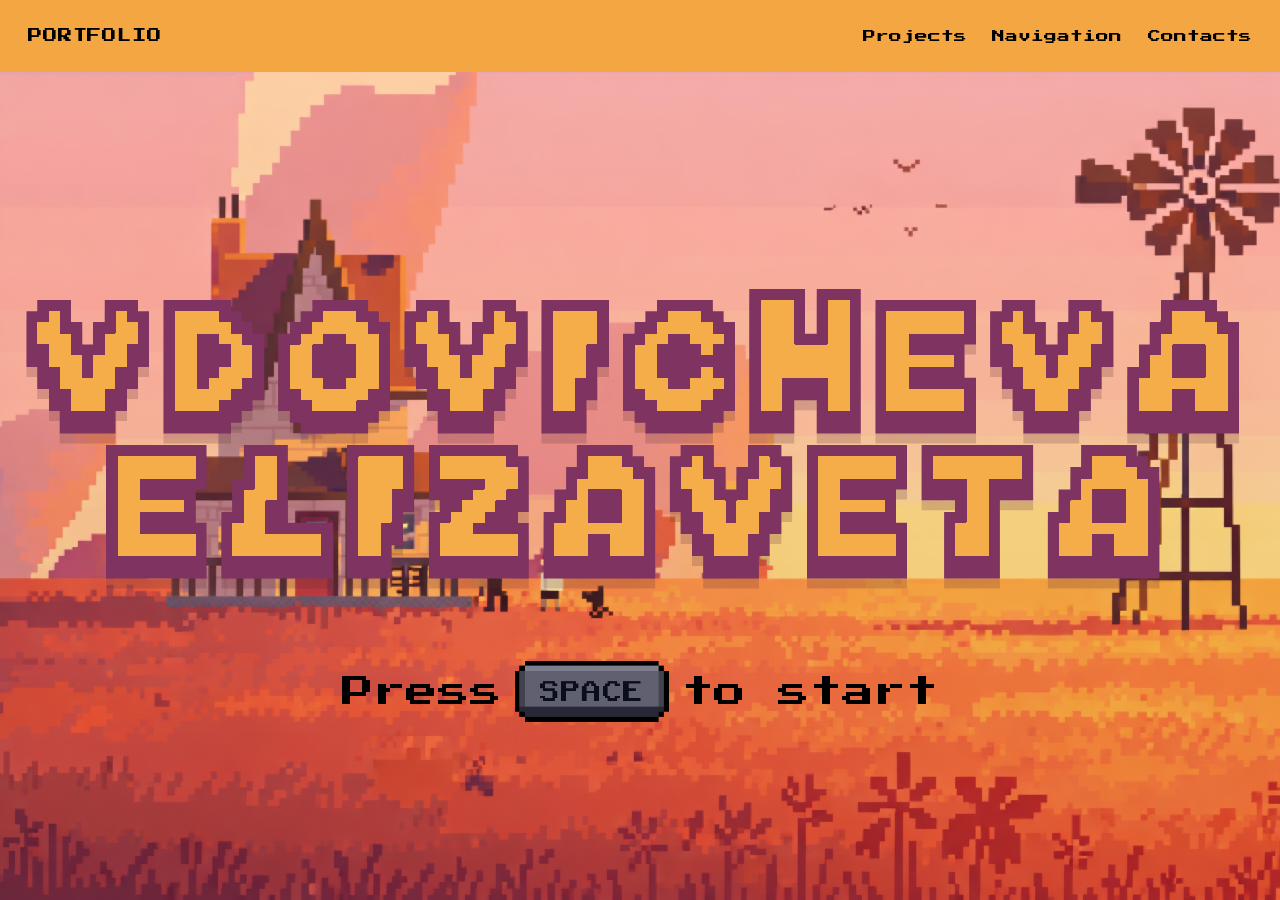
<file: index.html>
<!DOCTYPE html>
<html lang="ru">
<head>
  <meta charset="UTF-8">
  <meta name="viewport" content="width=device-width, initial-scale=1.0">
  <meta name="description" content="Портфолио Елизаветы Вдовичевой с игровым вступительным экраном.">
  <title>Vdovicheva Elizaveta — Portfolio</title>
  <link rel="preconnect" href="https://fonts.googleapis.com">
  <link rel="preconnect" href="https://fonts.gstatic.com" crossorigin>
  <link href="https://fonts.googleapis.com/css2?family=Press+Start+2P&display=swap" rel="stylesheet">
  <link rel="stylesheet" href="css/style.css">
  <link rel="stylesheet" href="css/site-loader.css">
</head>
<body>
  <div class="page-shell">
    <header class="site-header" aria-label="Основная навигация">
      <a class="site-logo" href="index.html" aria-label="На главный экран">PORTFOLIO</a>

      <button class="menu-toggle" type="button" aria-expanded="false" aria-controls="main-menu">
        <span></span>
        <span></span>
        <span></span>
        <span class="sr-only">Открыть меню</span>
      </button>

      <nav class="main-nav" id="main-menu">
        <a href="project-platformer.html" class="nav-link" aria-label="Перейти в раздел Projects">Projects</a>
        <a href="navigation.html" class="nav-link">Navigation</a>
        <a href="contacts.html" aria-label="Перейти в раздел Contacts">Contacts</a>
      </nav>
    </header>

    <main>
      <section class="hero" id="hero" aria-labelledby="hero-title">
        <div class="hero__background" aria-hidden="true"></div>
        <div class="hero__overlay"></div>

        <div class="hero__content">
          <img
            class="hero__title"
            id="hero-title"
            src="img/logo-title.png"
            alt="VDOVICHEVA ELIZAVETA"
            width="1800"
            height="400"
          >

          <div class="hero__cta-block">
            <p class="hero__hint" id="startHint">
              <span>Press</span>
              <a class="space-cta" id="startButton" href="hello.html" aria-label="Start" aria-describedby="startHint">
                <img src="img/space-button.png" alt="" aria-hidden="true" width="210" height="90">
              </a>
              <span class="hero__hint-text">to start</span>
            </p>
          </div>
        </div>
      </section>
    </main>
  </div>

  <script src="js/main.js"></script>
  <script src="js/site-loader.js"></script>
</body>
</html>
</file>
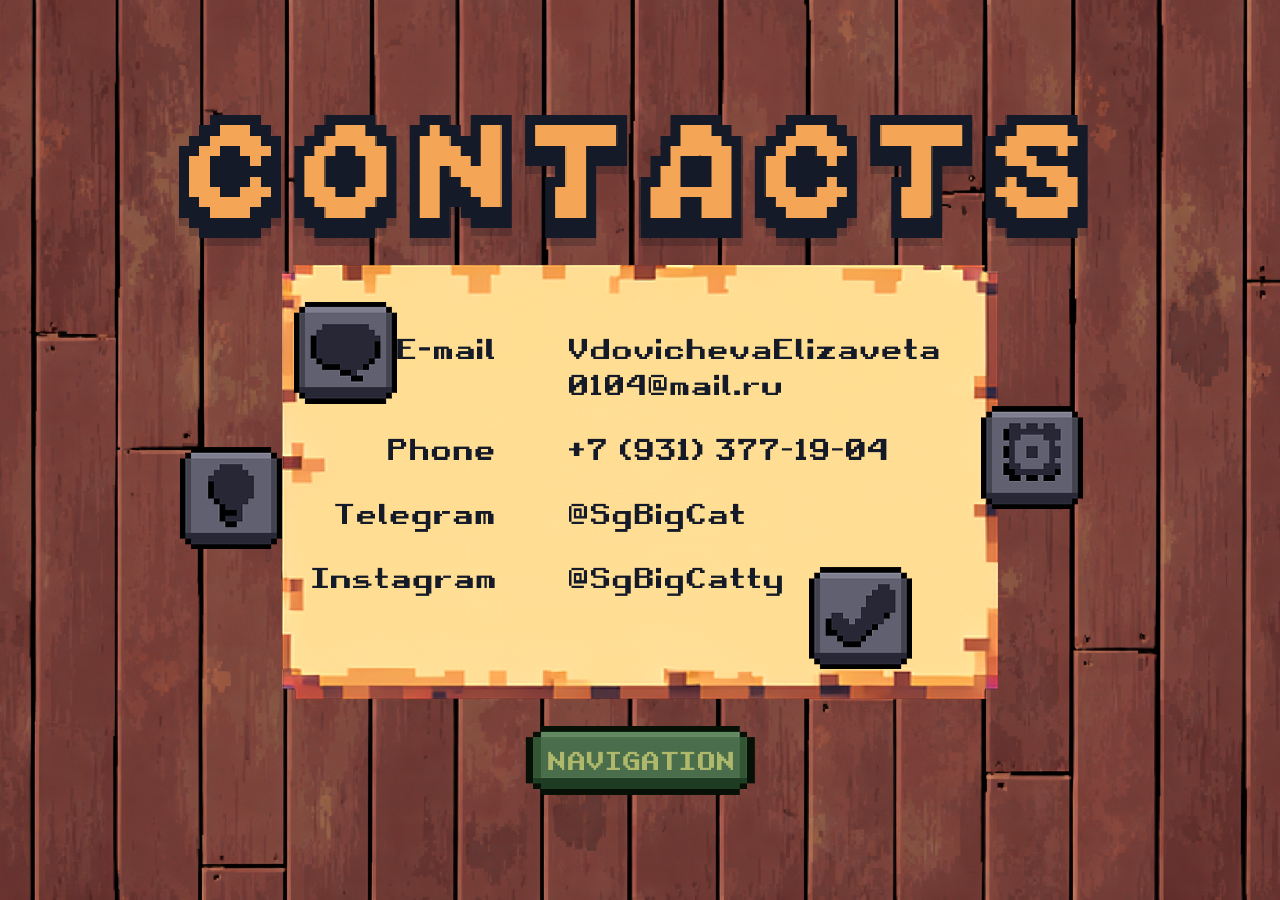
<file: contacts.html>
<!DOCTYPE html>
<html lang="ru">
<head>
  <meta charset="UTF-8">
  <meta name="viewport" content="width=device-width, initial-scale=1.0">
  <meta name="description" content="Контакты Елизаветы Вдовичевой.">
  <title>Contacts — Vdovicheva Elizaveta</title>
  <link rel="preconnect" href="https://fonts.googleapis.com">
  <link rel="preconnect" href="https://fonts.gstatic.com" crossorigin>
  <link href="https://fonts.googleapis.com/css2?family=Press+Start+2P&display=swap" rel="stylesheet">
  <link rel="stylesheet" href="css/style.css">
  <link rel="stylesheet" href="css/contacts.css">
  <link rel="stylesheet" href="css/site-loader.css">
</head>
<body class="contacts-page">
  <div class="page-shell contacts-shell">
    <main class="contacts-main">
      <section class="contacts-screen" aria-labelledby="contacts-title">
        <img
          class="contacts-title-image"
          id="contacts-title"
          src="img/title-contacts.png"
          alt="CONTACTS"
          width="737"
          height="150"
        >

        <div class="contacts-card" aria-label="Контактная информация">
          <img
            class="contacts-card-image"
            src="img/contacts-image.png"
            alt="Контактная карточка с email, телефоном, Telegram и Instagram"
            width="913"
            height="571"
          >

          <a class="contact-button contact-button--email" href="mailto:VdovichevaElizaveta0104@mail.ru" aria-label="Написать на email">
            <img src="img/communication-button.png" alt="" aria-hidden="true" width="131" height="131">
          </a>

          <a class="contact-button contact-button--phone" href="tel:+79313771904" aria-label="Позвонить по телефону">
            <img src="img/creativity-button.png" alt="" aria-hidden="true" width="131" height="131">
          </a>

          <a class="contact-button contact-button--telegram" href="https://t.me/SgBigCat" target="_blank" rel="noopener noreferrer" aria-label="Открыть Telegram">
            <img src="img/adaptability-button.png" alt="" aria-hidden="true" width="131" height="131">
          </a>

          <a class="contact-button contact-button--instagram" href="https://www.instagram.com/SgBigCatty" target="_blank" rel="noopener noreferrer" aria-label="Открыть Instagram">
            <img src="img/multitasking-button.png" alt="" aria-hidden="true" width="131" height="131">
          </a>
        </div>

        <a class="navigation-return-button" href="navigation.html" aria-label="Вернуться на страницу навигации">
          <img src="img/navigation-button.png" alt="NAVIGATION" width="334" height="92">
        </a>
      </section>
    </main>
  </div>

  <script src="js/contacts.js"></script>
  <script src="js/site-loader.js"></script>
</body>
</html>
</file>
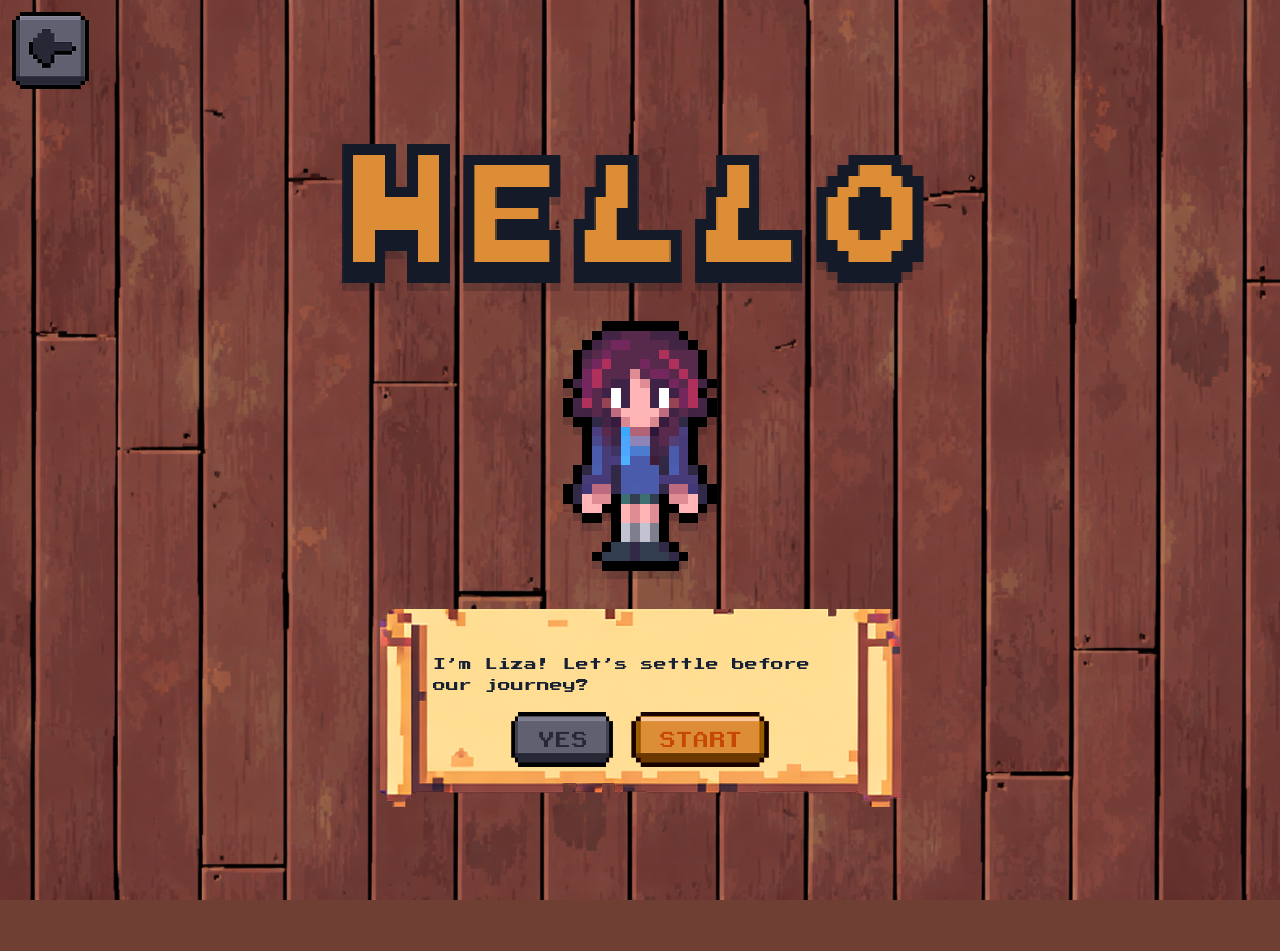
<file: hello.html>
<!DOCTYPE html>
<html lang="ru">
<head>
  <meta charset="UTF-8">
  <meta name="viewport" content="width=device-width, initial-scale=1.0">
  <meta name="description" content="Приветственный экран портфолио Елизаветы Вдовичевой.">
  <title>Hello — Vdovicheva Elizaveta</title>
  <link rel="preconnect" href="https://fonts.googleapis.com">
  <link rel="preconnect" href="https://fonts.gstatic.com" crossorigin>
  <link href="https://fonts.googleapis.com/css2?family=Press+Start+2P&display=swap" rel="stylesheet">
  <link rel="stylesheet" href="css/hello.css">
  <link rel="stylesheet" href="css/site-loader.css">
</head>
<body class="hello-page">
  <a class="hello-page-back" href="index.html" aria-label="Back to main page">
    <img src="img/back-button.png" alt="Back" width="90" height="90">
  </a>

  <div class="page-shell hello-shell">
    <main class="hello-main">
      <section class="hello-screen" aria-labelledby="hello-title">
        <img
          class="hello-title-image"
          id="hello-title"
          src="img/title-hello.png"
          alt="HELLO"
          width="708"
          height="160"
        >

        <img
          class="hello-avatar"
          src="img/avatar-idle.png"
          alt="Пиксельный персонаж Елизаветы"
          width="250"
          height="416"
        >

        <div class="hello-dialogue" aria-label="Приветственное сообщение">
          <img
            class="hello-dialogue-image"
            src="img/dialogue-image.png"
            alt=""
            aria-hidden="true"
            width="920"
            height="335"
          >

          <div class="hello-dialogue-content">
            <p class="hello-dialogue-text">I’m Liza! Let’s settle before our journey?</p>

            <div class="hello-actions">
              <button class="hello-action hello-action--secondary" type="button" id="helloYesButton" aria-label="Yes">
                <img src="img/yes-button.png" alt="YES" width="180" height="82">
              </button>

              <a class="hello-action hello-action--primary" href="start-the-game.html" aria-label="Open Start the Game page">
                <img src="img/start-button.png" alt="START" width="243" height="82">
              </a>
            </div>
          </div>
        </div>
      </section>
    </main>
  </div>

  <script src="js/hello.js"></script>
  <script src="js/site-loader.js"></script>
</body>
</html>
</file>
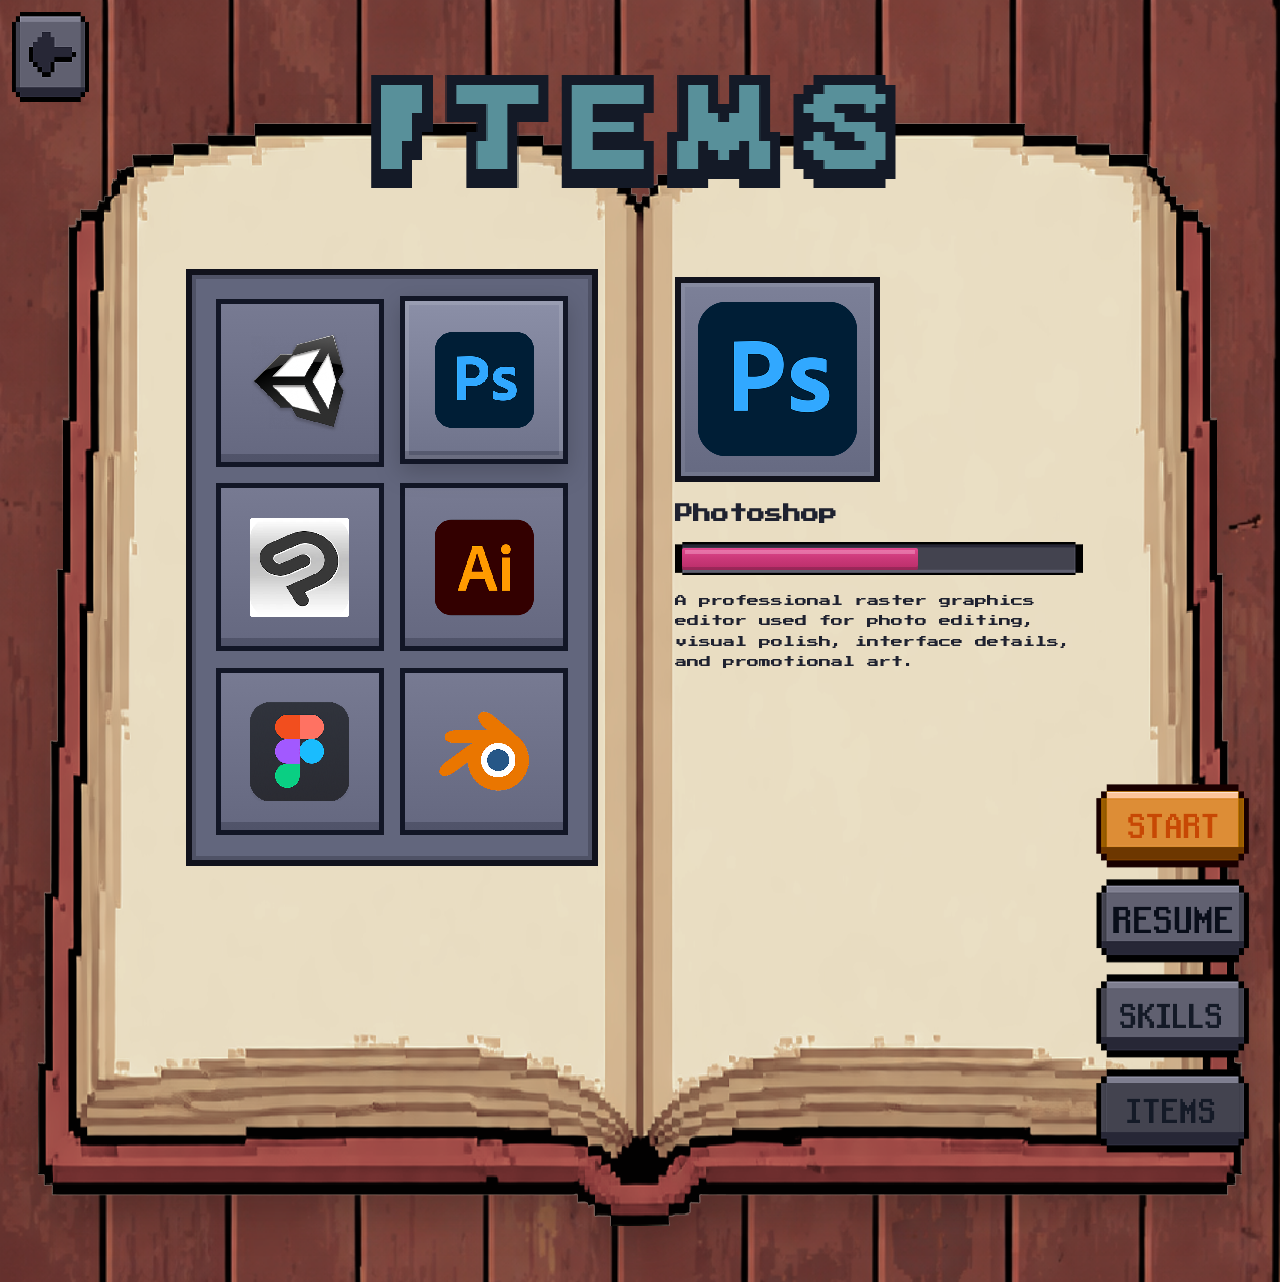
<file: items.html>
<!DOCTYPE html>
<html lang="ru">
<head>
  <meta charset="UTF-8">
  <meta name="viewport" content="width=device-width, initial-scale=1.0">
  <meta name="description" content="Items page of Elizaveta Vdovicheva portfolio.">
  <title>Items — Vdovicheva Elizaveta</title>
  <link rel="preconnect" href="https://fonts.googleapis.com">
  <link rel="preconnect" href="https://fonts.gstatic.com" crossorigin>
  <link href="https://fonts.googleapis.com/css2?family=Press+Start+2P&display=swap" rel="stylesheet">
  <link rel="stylesheet" href="css/profile-book.css">
  <link rel="stylesheet" href="css/site-loader.css">
</head>
<body class="profile-page items-page">
  <div class="profile-shell">
    <main class="profile-main">
      <section class="profile-screen" aria-labelledby="items-title">
        <a class="profile-back" href="hello.html" aria-label="Back to Hello page">
          <img src="img/back-button.png" alt="Back" width="90" height="90">
        </a>

        <div class="book-stage">
          <img class="book-title" id="items-title" src="img/title-items.png" alt="ITEMS" width="764" height="122">
          <img class="book-base" src="img/book-image.png" alt="" aria-hidden="true" width="1559" height="1104">

          <div class="book-content items-book-content">
            <div class="items-layout" aria-label="Software inventory">
              <section class="items-inventory" aria-label="Inventory slots with software tools">
                <button
                  class="inventory-slot"
                  type="button"
                  data-item-name="Unity"
                  data-item-value="35"
                  data-item-image="img/unity.png"
                  data-item-description="A powerful real-time engine for building interactive worlds, gameplay systems, and polished game prototypes."
                  aria-label="Select Unity"
                >
                  <img src="img/unity.png" alt="Unity" width="96" height="96">
                </button>

                <button
                  class="inventory-slot is-selected"
                  type="button"
                  data-item-name="Photoshop"
                  data-item-value="60"
                  data-item-image="img/photoshop.png"
                  data-item-description="A professional raster graphics editor used for photo editing, visual polish, interface details, and promotional art."
                  aria-label="Select Photoshop"
                >
                  <img src="img/photoshop.png" alt="Photoshop" width="96" height="96">
                </button>

                <button
                  class="inventory-slot"
                  type="button"
                  data-item-name="Clip Studio Paint"
                  data-item-value="85"
                  data-item-image="img/clipstudio.png"
                  data-item-description="A drawing and illustration tool that is especially effective for expressive line art, painting, and character-focused visuals."
                  aria-label="Select Clip Studio Paint"
                >
                  <img src="img/clipstudio.png" alt="Clip Studio Paint" width="96" height="96">
                </button>

                <button
                  class="inventory-slot"
                  type="button"
                  data-item-name="Illustrator"
                  data-item-value="75"
                  data-item-image="img/illustrator.png"
                  data-item-description="A vector design application for icons, scalable graphics, branding elements, and clean interface assets."
                  aria-label="Select Illustrator"
                >
                  <img src="img/illustrator.png" alt="Illustrator" width="96" height="96">
                </button>

                <button
                  class="inventory-slot"
                  type="button"
                  data-item-name="Figma"
                  data-item-value="65"
                  data-item-image="img/figma.png"
                  data-item-description="A collaborative UI and UX design platform for wireframes, interface layouts, prototypes, and design systems."
                  aria-label="Select Figma"
                >
                  <img src="img/figma.png" alt="Figma" width="96" height="96">
                </button>

                <button
                  class="inventory-slot"
                  type="button"
                  data-item-name="Blender"
                  data-item-value="75"
                  data-item-image="img/blender.png"
                  data-item-description="A 3D content creation suite for modeling, scene blocking, stylized assets, animation, and rendering experiments."
                  aria-label="Select Blender"
                >
                  <img src="img/blender.png" alt="Blender" width="96" height="96">
                </button>
              </section>

              <section class="item-details" aria-live="polite" aria-label="Selected software details">
                <div class="item-preview-frame">
                  <img
                    class="item-preview-image"
                    id="itemPreviewImage"
                    src="img/photoshop.png"
                    alt="Photoshop"
                    width="180"
                    height="180"
                  >
                </div>

                <div class="item-details-copy">
                  <h2 class="item-details-title" id="itemPreviewName">Photoshop</h2>

                  <div class="item-meter" id="itemPreviewMeter" style="--item-value: 60;" aria-label="Photoshop 60 percent">
                    <span class="item-meter__fill"></span>
                  </div>

                  <p class="item-details-text" id="itemPreviewDescription">
                    A professional raster graphics editor used for photo editing, visual polish, interface details, and promotional art.
                  </p>
                </div>
              </section>
            </div>
          </div>

          <nav class="book-tabs" aria-label="Resume section navigation">
            <a class="book-tab" href="start-the-game.html" aria-label="Open Start the Game page">
              <img src="img/start-button.png" alt="Start" width="281" height="83">
            </a>
            <a class="book-tab" href="resume.html" aria-label="Open resume page" data-skip-loader="true">
              <img src="img/resume-button.png" alt="Resume" width="281" height="83">
            </a>
            <a class="book-tab" href="skills.html" aria-label="Open skills page" data-skip-loader="true">
              <img src="img/skills-button.png" alt="Skills" width="281" height="83">
            </a>
            <span class="book-tab--active" aria-current="page">
              <img src="img/items-button-used.png" alt="Items" width="281" height="83">
            </span>
          </nav>
        </div>
      </section>
    </main>
  </div>
  <script src="js/items.js"></script>
  <script src="js/site-loader.js"></script>
</body>
</html>
</file>
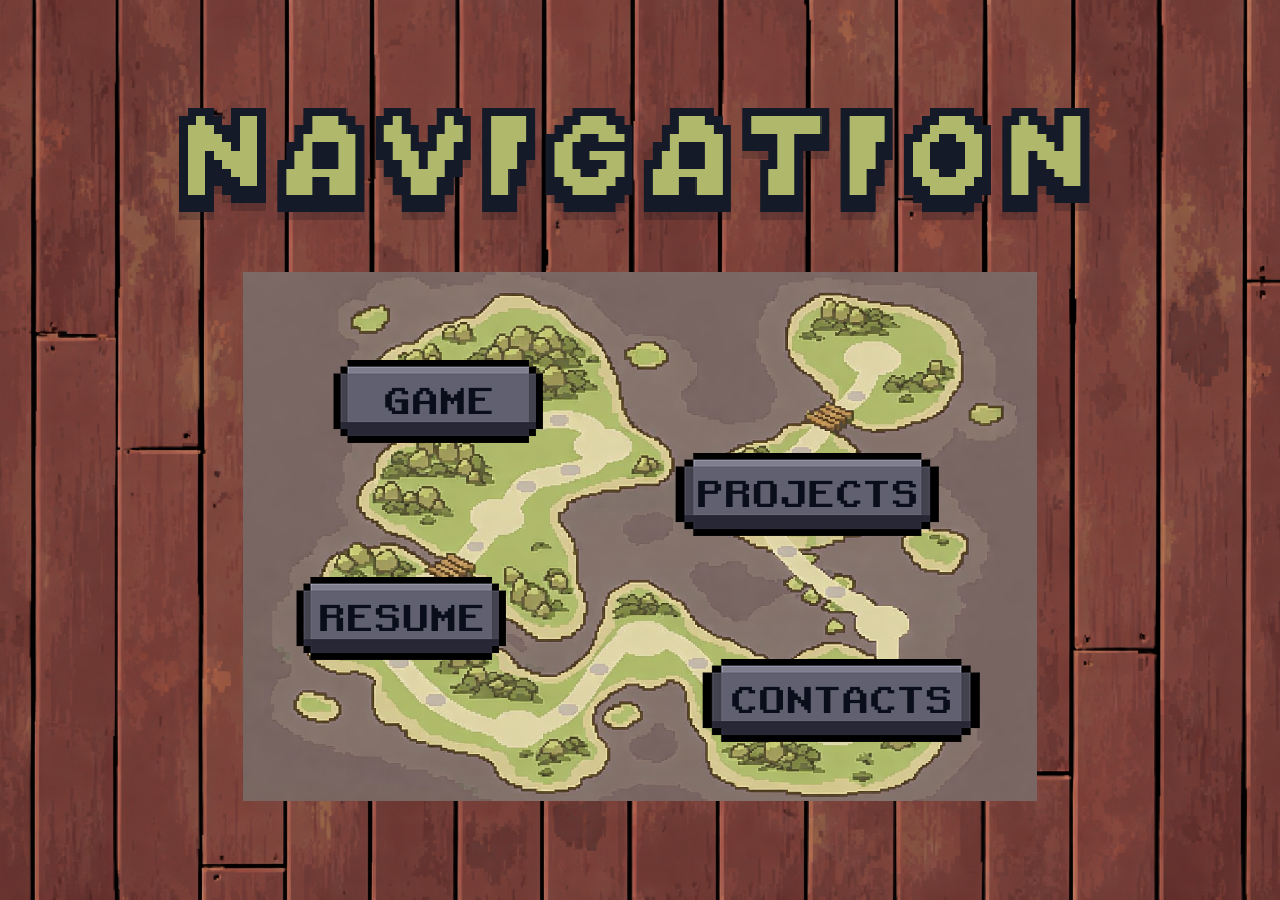
<file: navigation.html>
<!DOCTYPE html>
<html lang="ru">
<head>
  <meta charset="UTF-8">
  <meta name="viewport" content="width=device-width, initial-scale=1.0">
  <meta name="description" content="Навигационная карта портфолио Елизаветы Вдовичевой.">
  <title>Navigation — Vdovicheva Elizaveta</title>
  <link rel="preconnect" href="https://fonts.googleapis.com">
  <link rel="preconnect" href="https://fonts.gstatic.com" crossorigin>
  <link href="https://fonts.googleapis.com/css2?family=Press+Start+2P&display=swap" rel="stylesheet">
  <link rel="stylesheet" href="css/style.css">
  <link rel="stylesheet" href="css/navigation.css">
  <link rel="stylesheet" href="css/site-loader.css">
</head>
<body class="navigation-page">
  <div class="page-shell navigation-shell">
    <main class="navigation-main">
      <section class="navigation-screen" aria-labelledby="navigation-title">
        <img
          class="navigation-title-image"
          id="navigation-title"
          src="img/title-navigation.png"
          alt="NAVIGATION"
          width="848"
          height="104"
        >

        <div class="navigation-map" aria-label="Карта навигации по сайту">
          <img
            src="img/navigation-map.png"
            class="map-image"
            alt="Карта с маршрутами и точками перехода по сайту"
            width="2048"
            height="1365"
          >

          <a class="map-button map-button--game" href="hello.html" aria-label="Перейти на страницу Hello">
            <img src="img/game-button.png" alt="GAME" width="210" height="83">
          </a>

          <a class="map-button map-button--projects" href="project-platformer.html" aria-label="Перейти на страницу проекта Platformer">
            <img src="img/projects-button.png" alt="PROJECTS" width="264" height="83">
          </a>

          <a class="map-button map-button--resume" href="resume.html" aria-label="Перейти в раздел Resume">
            <img src="img/resume-button.png" alt="RESUME" width="210" height="83">
          </a>

          <a class="map-button map-button--contacts" href="contacts.html" aria-label="Перейти в раздел Contacts">
            <img src="img/contacts-button.png" alt="CONTACTS" width="278" height="83">
          </a>
        </div>
      </section>
    </main>
  </div>

  <script src="js/navigation.js"></script>
  <script src="js/site-loader.js"></script>
</body>
</html>
</file>
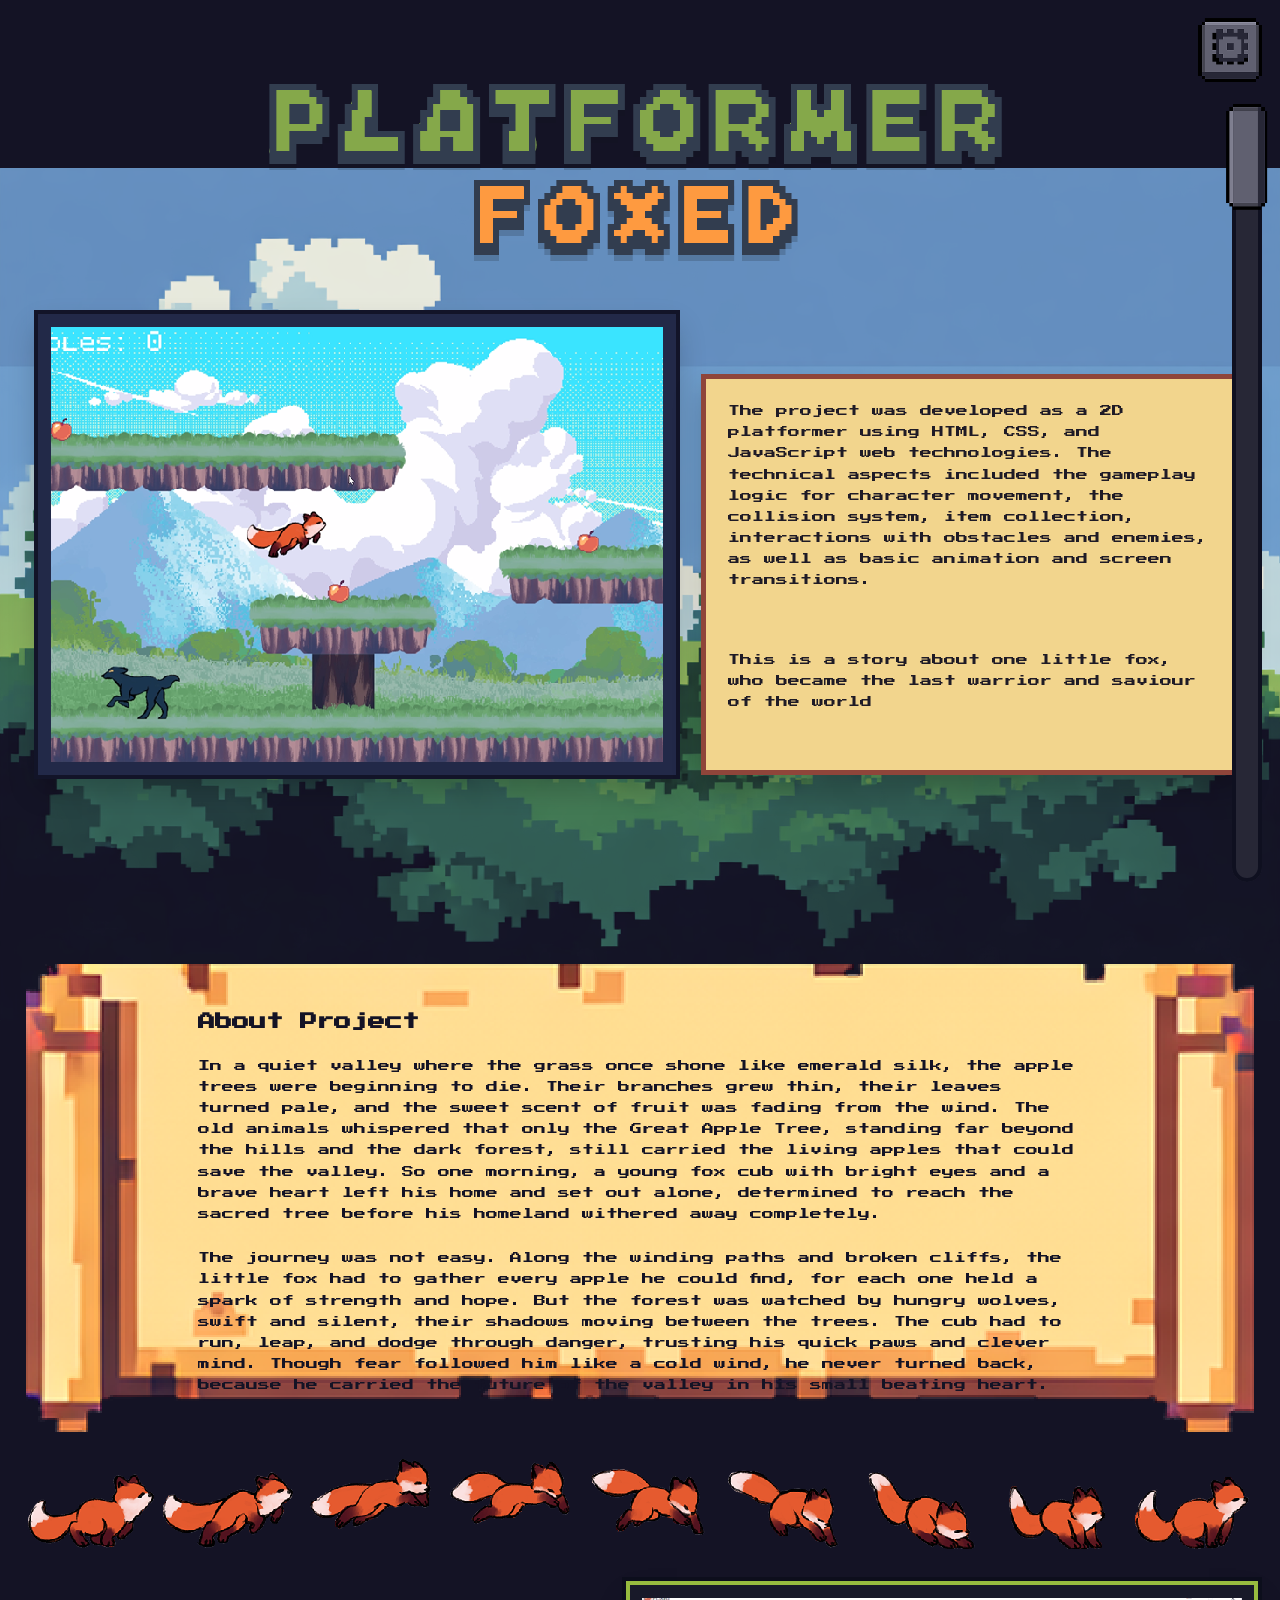
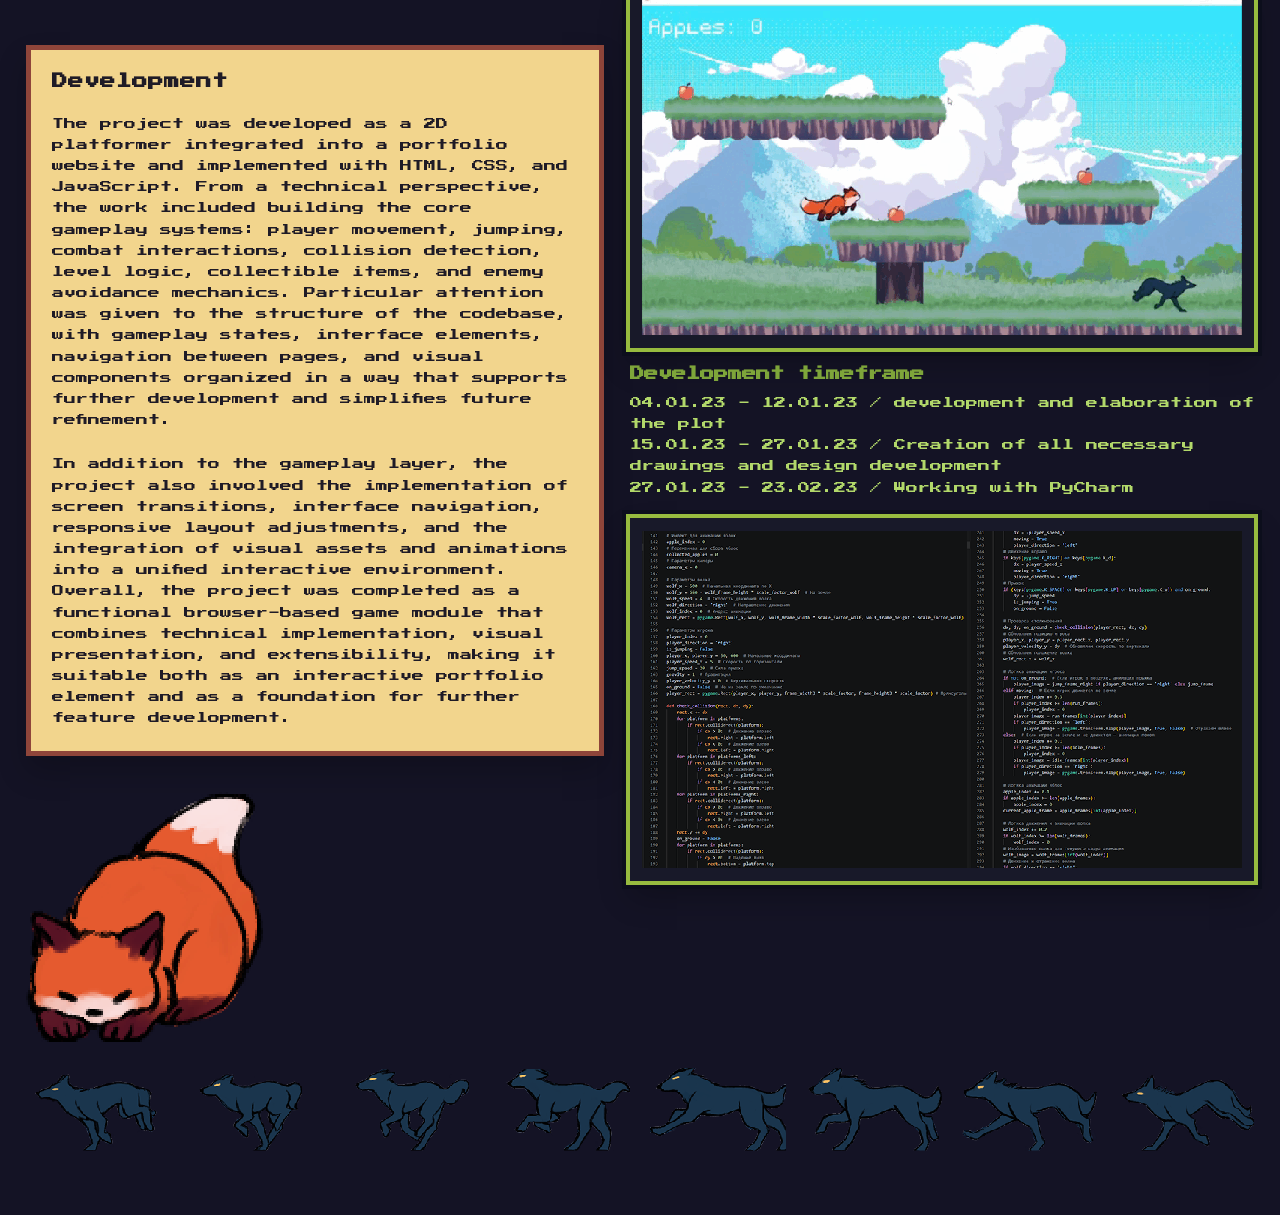
<file: project-platformer.html>
<!DOCTYPE html>
<html lang="ru">
<head>
  <meta charset="UTF-8">
  <meta name="viewport" content="width=device-width, initial-scale=1.0">
  <meta name="description" content="Project page for the Foxed 2D platformer by Elizaveta Vdovicheva.">
  <title>Platformer — Foxed</title>
  <link rel="preconnect" href="https://fonts.googleapis.com">
  <link rel="preconnect" href="https://fonts.gstatic.com" crossorigin>
  <link href="https://fonts.googleapis.com/css2?family=Press+Start+2P&display=swap" rel="stylesheet">
  <link rel="stylesheet" href="css/project-page.css">
  <link rel="stylesheet" href="css/site-loader.css">
</head>
<body class="project-page project-page--platformer">
  <button class="project-menu-button" id="projectMenuButton" type="button" aria-haspopup="dialog" aria-controls="projectMenuDialog" aria-expanded="false">
    <img src="img/menu-button.png" alt="Menu" onerror="this.remove(); this.parentElement.classList.add('is-fallback')">
    <span class="project-menu-button__fallback">MENU</span>
  </button>

  <div class="project-menu-overlay is-hidden" id="projectMenuOverlay" role="dialog" aria-modal="true" aria-labelledby="projectMenuTitle">
    <div class="project-menu-panel" id="projectMenuDialog">
      <h2 class="project-menu-title" id="projectMenuTitle">Menu</h2>
      <div class="project-menu-actions">
        <a class="project-menu-action" href="index.html">Main menu</a>
        <a class="project-menu-action" href="navigation.html">Navigation</a>
        <button class="project-menu-action project-menu-action--disabled" type="button" disabled aria-disabled="true">Next level</button>
      </div>
    </div>
  </div>

  <div class="project-scrollbar" aria-hidden="true">
    <button class="project-scrollbar__thumb" id="projectScrollThumb" type="button" tabindex="-1">
      <img src="img/slider-image.png" alt="" onerror="this.remove(); this.parentElement.classList.add('is-fallback')">
      <span class="project-scrollbar__thumb-fallback"></span>
    </button>
  </div>

  <main class="project-main">
    <section class="project-hero" aria-labelledby="projectTitlePlatformer">
      <img
        class="project-hero__background"
        src="img/background-first-project.png"
        alt=""
        aria-hidden="true"
      >

      <div class="project-hero__inner project-shell-width">
        <div class="project-title-stack">
          <div class="project-title-line">
            <img
              class="project-title-image project-title-image--platformer"
              id="projectTitlePlatformer"
              src="img/title-platformer.png"
              alt="PLATFORMER"
              onerror="this.classList.add('is-hidden'); this.nextElementSibling.classList.remove('is-hidden')"
            >
            <h1 class="project-title-fallback is-hidden">PLATFORMER</h1>
          </div>

          <div class="project-title-line project-title-line--foxed">
            <img
              class="project-title-image project-title-image--foxed"
              src="img/title-foxed.png"
              alt="FOXED"
              onerror="this.classList.add('is-hidden'); this.nextElementSibling.classList.remove('is-hidden')"
            >
            <p class="project-title-fallback project-title-fallback--foxed is-hidden">FOXED</p>
          </div>
        </div>

        <div class="project-intro-grid">
          <figure class="project-image-frame project-image-frame--hero">
            <img src="img/game1-screenshot1.png" alt="Screenshot of the Foxed platformer gameplay">
          </figure>

          <section class="project-copy-card project-copy-card--summary" aria-label="Project summary">
            <p>
              The project was developed as a 2D platformer using HTML, CSS, and JavaScript web technologies.
              The technical aspects included the gameplay logic for character movement, the collision system, item collection, interactions with obstacles and enemies, as well as basic animation and screen transitions.
            </p>
            <p>
              This is a story about one little fox, who became the last warrior and saviour of the world
            </p>
          </section>
        </div>
      </div>
    </section>

    <section class="project-section project-section--story">
      <div class="project-shell-width">
        <section class="scroll-panel scroll-panel--story" aria-labelledby="aboutProjectTitle">
          <img class="scroll-panel__bg" src="img/dialogue-image.png" alt="" aria-hidden="true">
          <div class="scroll-panel__content scroll-panel__content--story">
            <h2 class="scroll-panel__title" id="aboutProjectTitle">About Project</h2>
            <p>
              In a quiet valley where the grass once shone like emerald silk, the apple trees were beginning to die.
              Their branches grew thin, their leaves turned pale, and the sweet scent of fruit was fading from the wind.
              The old animals whispered that only the Great Apple Tree, standing far beyond the hills and the dark forest,
              still carried the living apples that could save the valley. So one morning, a young fox cub with bright eyes
              and a brave heart left his home and set out alone, determined to reach the sacred tree before his homeland
              withered away completely.
            </p>
            <p>
              The journey was not easy. Along the winding paths and broken cliffs, the little fox had to gather every apple
              he could find, for each one held a spark of strength and hope. But the forest was watched by hungry wolves,
              swift and silent, their shadows moving between the trees. The cub had to run, leap, and dodge through danger,
              trusting his quick paws and clever mind. Though fear followed him like a cold wind, he never turned back,
              because he carried the future of the valley in his small beating heart.
            </p>
          </div>
        </section>
      </div>
    </section>

    <section class="project-divider project-shell-width" aria-hidden="true">
      <img src="img/fox-run-image.png" alt="">
    </section>

    <section class="project-section project-section--development">
      <div class="project-shell-width project-development-grid">
        <section class="project-copy-card" aria-labelledby="developmentTitle">
          <h2 class="project-copy-card__title" id="developmentTitle">Development</h2>
          <p>
            The project was developed as a 2D platformer integrated into a portfolio website and implemented with HTML, CSS,
            and JavaScript. From a technical perspective, the work included building the core gameplay systems: player movement,
            jumping, combat interactions, collision detection, level logic, collectible items, and enemy avoidance mechanics.
            Particular attention was given to the structure of the codebase, with gameplay states, interface elements,
            navigation between pages, and visual components organized in a way that supports further development and simplifies future refinement.
          </p>
          <p>
            In addition to the gameplay layer, the project also involved the implementation of screen transitions,
            interface navigation, responsive layout adjustments, and the integration of visual assets and animations into a unified interactive environment.
            Overall, the project was completed as a functional browser-based game module that combines technical implementation,
            visual presentation, and extensibility, making it suitable both as an interactive portfolio element and as a foundation for further feature development.
          </p>
        </section>

        <section class="project-side-stack" aria-label="Preview and timeline">
          <figure class="project-image-frame project-image-frame--green project-image-frame--preview">
            <img
              id="projectPreviewGif"
              src="img/game1-preview.gif"
              data-candidates="img/game1-preview.gif|img/game1-gif.gif|img/platformer-preview.gif|img/foxed-preview.gif|img/platformer.gif"
              data-fallback="img/game1-screenshot1.png"
              alt="Animated preview of the Foxed platformer"
            >
          </figure>

          <section class="project-timeframe" aria-labelledby="timeframeTitle">
            <h3 class="project-timeframe__title" id="timeframeTitle">Development timeframe</h3>
            <p>
              04.01.23 - 12.01.23 / development and elaboration of the plot<br>
              15.01.23 - 27.01.23 / Creation of all necessary drawings and design development<br>
              27.01.23 - 23.02.23 / Working with PyCharm
            </p>
          </section>

          <figure class="project-image-frame project-image-frame--green project-image-frame--code">
            <img src="img/game1-screenshot2.png" alt="Screenshot of the Foxed project code">
          </figure>
        </section>

        <figure class="project-image-frame project-image-frame--idle">
          <img
            id="foxIdlePreview"
            src="img/fox_idle_0000.png"
            alt="Animated idle fox sprite"
          >
        </figure>
      </div>
    </section>

    <section class="project-divider project-divider--wolves project-shell-width" aria-hidden="true">
      <img src="img/wolf-run-image.png" alt="">
    </section>
  </main>

  <script src="js/project-platformer.js"></script>
  <script src="js/site-loader.js"></script>
</body>
</html>
</file>
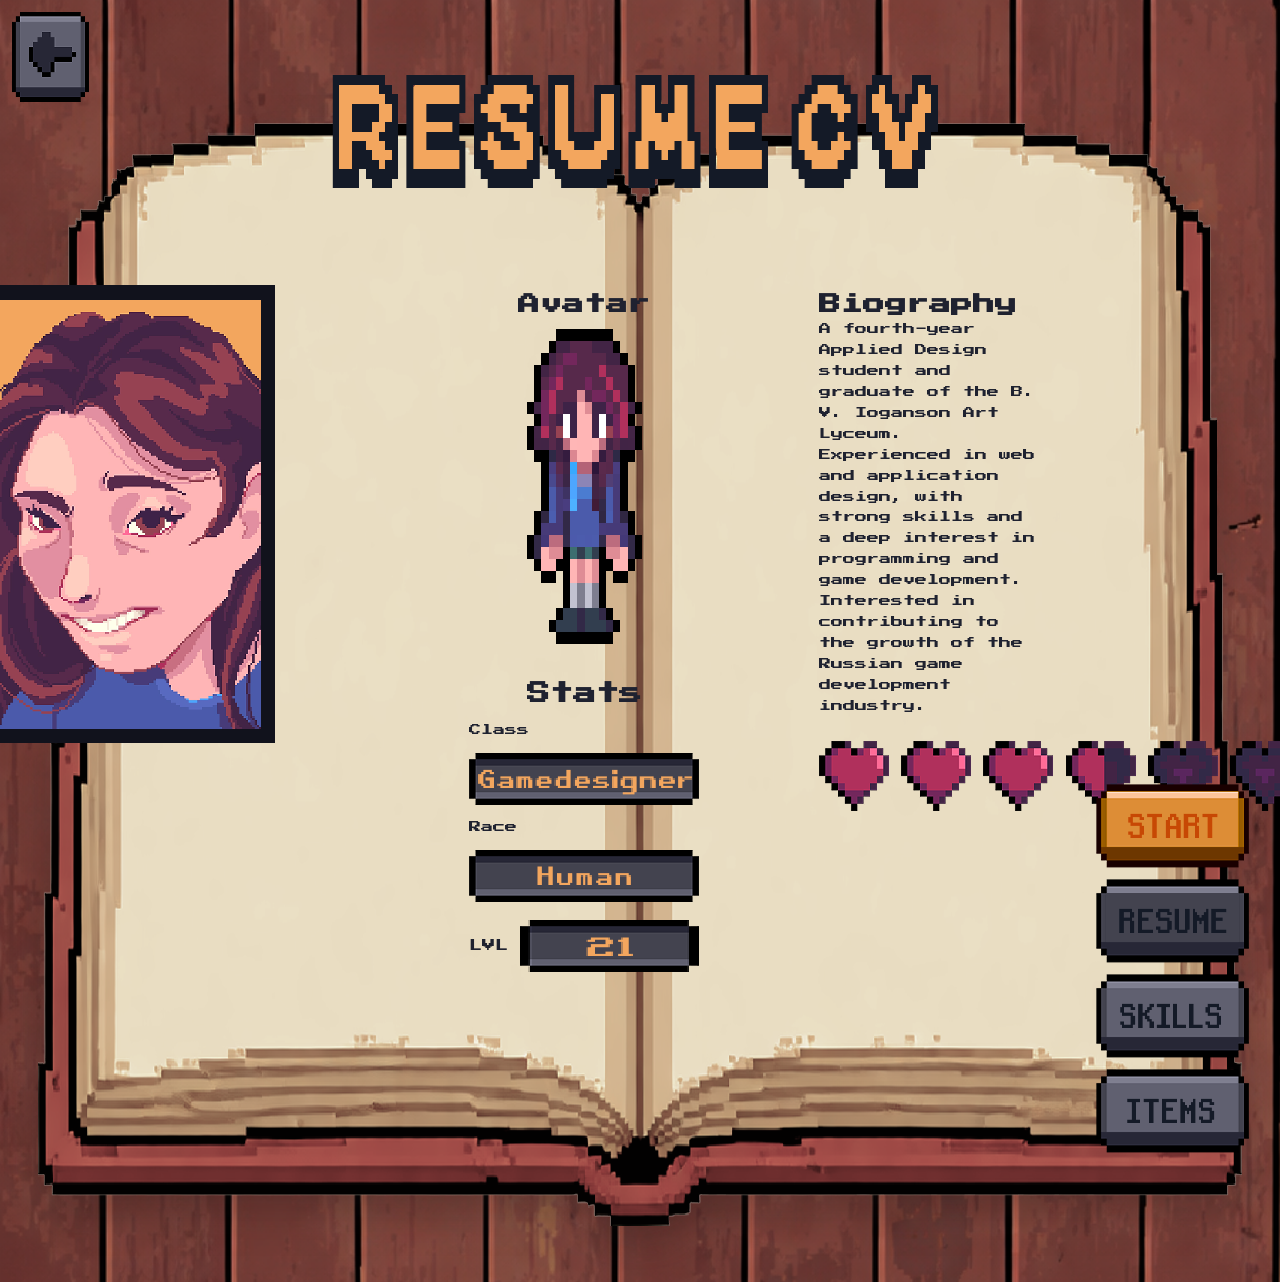
<file: resume.html>
<!DOCTYPE html>
<html lang="ru">
<head>
  <meta charset="UTF-8">
  <meta name="viewport" content="width=device-width, initial-scale=1.0">
  <meta name="description" content="Resume page of Elizaveta Vdovicheva portfolio.">
  <title>Resume — Vdovicheva Elizaveta</title>
  <link rel="preconnect" href="https://fonts.googleapis.com">
  <link rel="preconnect" href="https://fonts.gstatic.com" crossorigin>
  <link href="https://fonts.googleapis.com/css2?family=Press+Start+2P&display=swap" rel="stylesheet">
  <link rel="stylesheet" href="css/profile-book.css">
  <link rel="stylesheet" href="css/site-loader.css">
</head>
<body class="profile-page">
  <div class="profile-shell">
    <main class="profile-main">
      <section class="profile-screen" aria-labelledby="resume-title">
        <a class="profile-back" href="hello.html" aria-label="Back to Hello page">
          <img src="img/back-button.png" alt="Back" width="90" height="90">
        </a>

        <div class="book-stage">
          <img class="book-title" id="resume-title" src="img/title-resume.png" alt="RESUME CV" width="764" height="122">
          <img class="book-base" src="img/book-image.png" alt="" aria-hidden="true" width="1559" height="1104">

          <div class="book-column book-column--portrait">
            <div class="portrait-frame">
              <img src="img/face-image.png" alt="Autoportrait of Elizaveta" width="472" height="712">
            </div>
          </div>

          <div class="book-content">
            <div class="book-column book-column--stats">
              <div class="avatar-block">
                <h2 class="avatar-title">Avatar</h2>
                <img class="avatar-image" src="img/avatar-idle.png" alt="Pixel avatar" width="178" height="315">
              </div>

              <div class="stats-block">
                <h2 class="stats-title">Stats</h2>
                <p class="stats-label">Class</p>
                <img src="img/gamedesigner.png" alt="Gamedesigner" width="248" height="52">
                <p class="stats-label">Race</p>
                <img src="img/human.png" alt="Human" width="248" height="52">
                <div class="level-row">
                  <p class="level-label">LVL</p>
                  <img class="level-badge" src="img/21.png" alt="21" width="96" height="52">
                </div>
              </div>
            </div>

            <div class="book-column book-column--biography">
              <div>
                <h2 class="biography-title">Biography</h2>
                <p class="biography-text">
                  A fourth-year Applied Design student and graduate of the B. V. Ioganson Art Lyceum.
                  Experienced in web and application design, with strong skills and a deep interest in
                  programming and game development. Interested in contributing to the growth of the Russian
                  game development industry.
                </p>
              </div>

              <div class="hearts-row" aria-label="Character health: three full hearts, one half heart, two empty hearts">
                <img src="img/heart-image-full.png" alt="Full heart" width="62" height="70">
                <img src="img/heart-image-full.png" alt="Full heart" width="62" height="70">
                <img src="img/heart-image-full.png" alt="Full heart" width="62" height="70">
                <img src="img/heart-image-half.png" alt="Half heart" width="62" height="70">
                <img src="img/heart-image-empty.png" alt="Empty heart" width="62" height="70">
                <img src="img/heart-image-empty.png" alt="Empty heart" width="62" height="70">
              </div>
            </div>
          </div>

          <nav class="book-tabs" aria-label="Resume section navigation">
            <a class="book-tab" href="start-the-game.html" aria-label="Open Start the Game page">
              <img src="img/start-button.png" alt="Start" width="281" height="83">
            </a>
            <span class="book-tab--active" aria-current="page">
              <img src="img/resume-button-used.png" alt="Resume" width="281" height="83">
            </span>
            <a class="book-tab" href="skills.html" aria-label="Open skills page" data-skip-loader="true">
              <img src="img/skills-button.png" alt="Skills" width="281" height="83">
            </a>
            <a class="book-tab" href="items.html" aria-label="Open items page" data-skip-loader="true">
              <img src="img/items-button.png" alt="Items" width="281" height="83">
            </a>
          </nav>
        </div>
      </section>
    </main>
  </div>
  <script src="js/site-loader.js"></script>
</body>
</html>
</file>
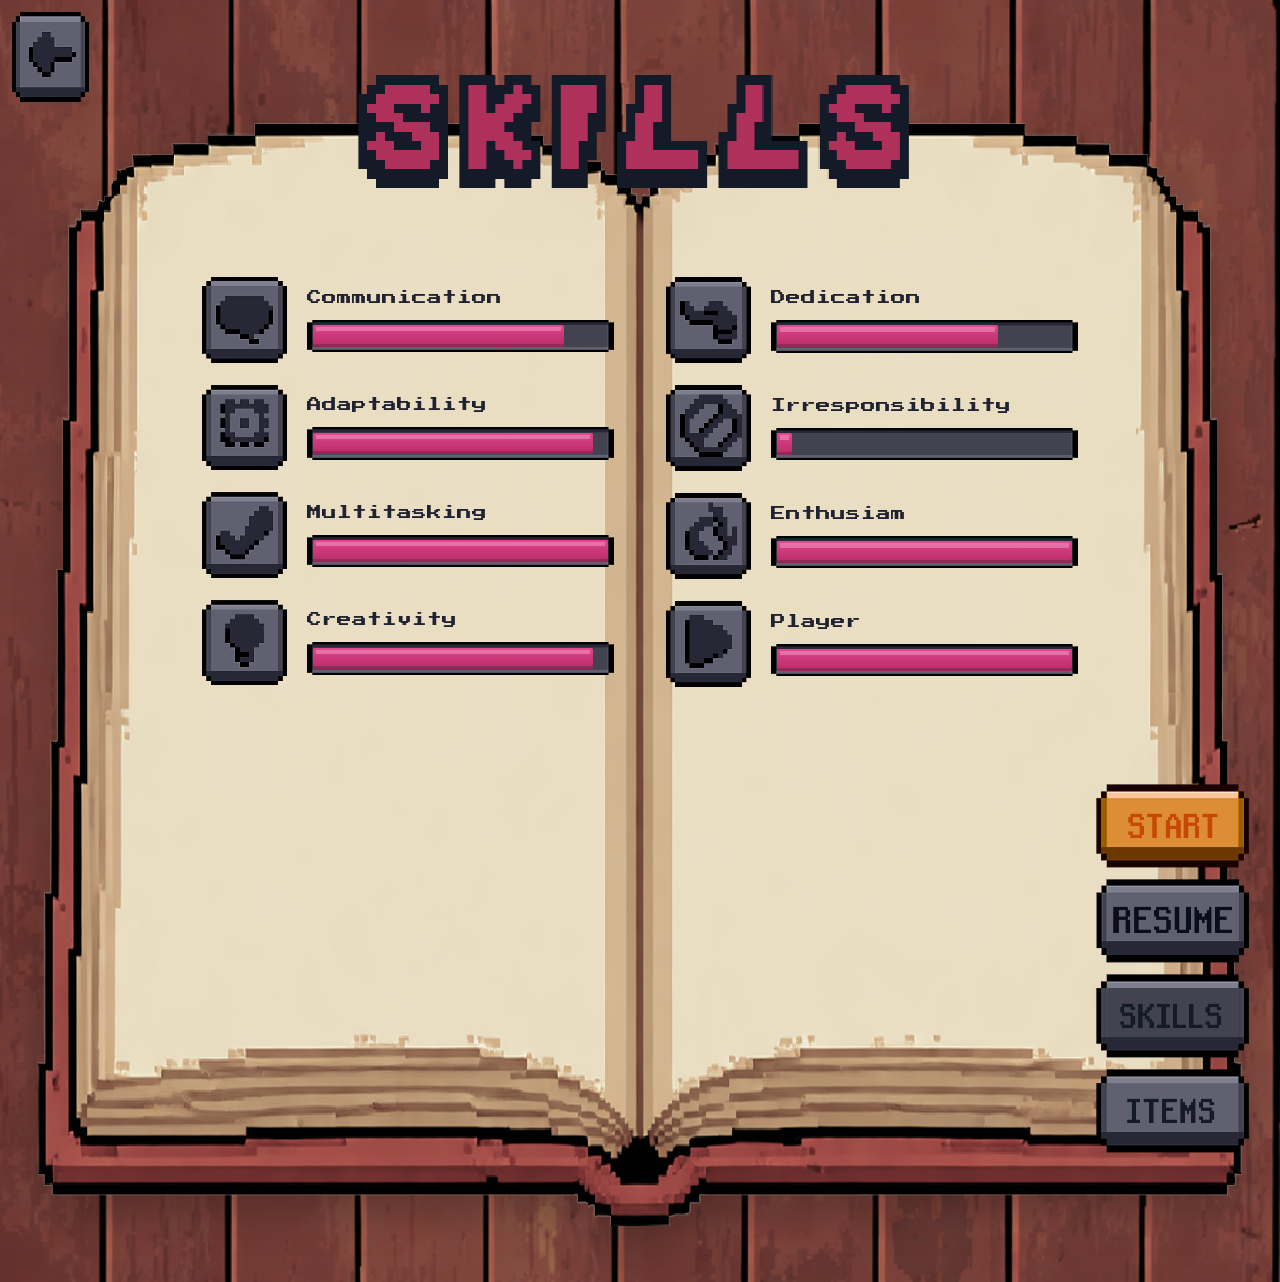
<file: skills.html>
<!DOCTYPE html>
<html lang="ru">
<head>
  <meta charset="UTF-8">
  <meta name="viewport" content="width=device-width, initial-scale=1.0">
  <meta name="description" content="Skills page of Elizaveta Vdovicheva portfolio.">
  <title>Skills — Vdovicheva Elizaveta</title>
  <link rel="preconnect" href="https://fonts.googleapis.com">
  <link rel="preconnect" href="https://fonts.gstatic.com" crossorigin>
  <link href="https://fonts.googleapis.com/css2?family=Press+Start+2P&display=swap" rel="stylesheet">
  <link rel="stylesheet" href="css/profile-book.css">
  <link rel="stylesheet" href="css/site-loader.css">
</head>
<body class="profile-page skills-page">
  <div class="profile-shell">
    <main class="profile-main">
      <section class="profile-screen" aria-labelledby="skills-title">
        <a class="profile-back" href="hello.html" aria-label="Back to Hello page">
          <img src="img/back-button.png" alt="Back" width="90" height="90">
        </a>

        <div class="book-stage">
          <img class="book-title" id="skills-title" src="img/title-skills.png" alt="SKILLS" width="764" height="122">
          <img class="book-base" src="img/book-image.png" alt="" aria-hidden="true" width="1559" height="1104">

          <div class="book-content skills-book-content">
            <div class="skills-layout" aria-label="Skills overview">
              <div class="skills-column">
                <article class="skill-card" style="--skill-value: 85;">
                  <img class="skill-card__icon" src="img/communication-button.png" alt="" aria-hidden="true" width="90" height="90">
                  <div class="skill-card__content">
                    <p class="skill-card__label">Communication</p>
                    <div class="skill-meter" aria-label="Communication 85 percent">
                      <span class="skill-meter__fill"></span>
                    </div>
                  </div>
                </article>

                <article class="skill-card" style="--skill-value: 95;">
                  <img class="skill-card__icon" src="img/adaptability-button.png" alt="" aria-hidden="true" width="90" height="90">
                  <div class="skill-card__content">
                    <p class="skill-card__label">Adaptability</p>
                    <div class="skill-meter" aria-label="Adaptability 95 percent">
                      <span class="skill-meter__fill"></span>
                    </div>
                  </div>
                </article>

                <article class="skill-card" style="--skill-value: 100;">
                  <img class="skill-card__icon" src="img/multitasking-button.png" alt="" aria-hidden="true" width="90" height="90">
                  <div class="skill-card__content">
                    <p class="skill-card__label">Multitasking</p>
                    <div class="skill-meter" aria-label="Multitasking 100 percent">
                      <span class="skill-meter__fill"></span>
                    </div>
                  </div>
                </article>

                <article class="skill-card" style="--skill-value: 95;">
                  <img class="skill-card__icon" src="img/creativity-button.png" alt="" aria-hidden="true" width="90" height="90">
                  <div class="skill-card__content">
                    <p class="skill-card__label">Creativity</p>
                    <div class="skill-meter" aria-label="Creativity 95 percent">
                      <span class="skill-meter__fill"></span>
                    </div>
                  </div>
                </article>
              </div>

              <div class="skills-column">
                <article class="skill-card" style="--skill-value: 75;">
                  <img class="skill-card__icon" src="img/dedication-button.png" alt="" aria-hidden="true" width="90" height="90">
                  <div class="skill-card__content">
                    <p class="skill-card__label">Dedication</p>
                    <div class="skill-meter" aria-label="Dedication 75 percent">
                      <span class="skill-meter__fill"></span>
                    </div>
                  </div>
                </article>

                <article class="skill-card" style="--skill-value: 5;">
                  <img class="skill-card__icon" src="img/Irresponsibility-button.png" alt="" aria-hidden="true" width="90" height="90">
                  <div class="skill-card__content">
                    <p class="skill-card__label">Irresponsibility</p>
                    <div class="skill-meter" aria-label="Irresponsibility 5 percent">
                      <span class="skill-meter__fill"></span>
                    </div>
                  </div>
                </article>

                <article class="skill-card" style="--skill-value: 100;">
                  <img class="skill-card__icon" src="img/enthusiam-button.png" alt="" aria-hidden="true" width="90" height="90">
                  <div class="skill-card__content">
                    <p class="skill-card__label">Enthusiam</p>
                    <div class="skill-meter" aria-label="Enthusiam 100 percent">
                      <span class="skill-meter__fill"></span>
                    </div>
                  </div>
                </article>

                <article class="skill-card" style="--skill-value: 100;">
                  <img class="skill-card__icon" src="img/player-button.png" alt="" aria-hidden="true" width="90" height="90">
                  <div class="skill-card__content">
                    <p class="skill-card__label">Player</p>
                    <div class="skill-meter" aria-label="Player 100 percent">
                      <span class="skill-meter__fill"></span>
                    </div>
                  </div>
                </article>
              </div>
            </div>
          </div>

          <nav class="book-tabs" aria-label="Resume section navigation">
            <a class="book-tab" href="start-the-game.html" aria-label="Open Start the Game page">
              <img src="img/start-button.png" alt="Start" width="281" height="83">
            </a>
            <a class="book-tab" href="resume.html" aria-label="Open resume page" data-skip-loader="true">
              <img src="img/resume-button.png" alt="Resume" width="281" height="83">
            </a>
            <span class="book-tab--active" aria-current="page">
              <img src="img/skills-button-used.png" alt="Skills" width="281" height="83">
            </span>
            <a class="book-tab" href="items.html" aria-label="Open items page" data-skip-loader="true">
              <img src="img/items-button.png" alt="Items" width="281" height="83">
            </a>
          </nav>
        </div>
      </section>
    </main>
  </div>
  <script src="js/site-loader.js"></script>
</body>
</html>
</file>
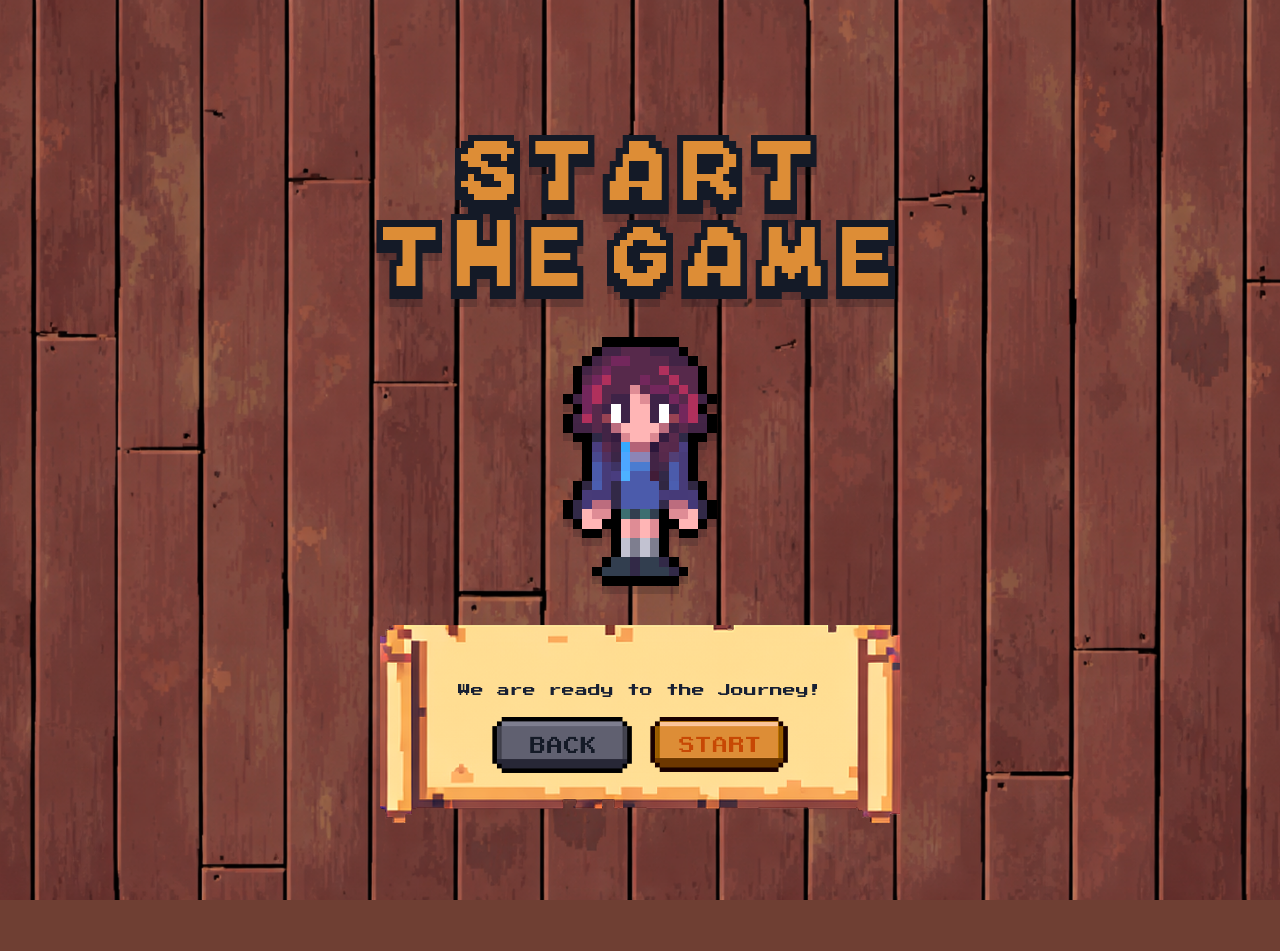
<file: start-the-game.html>
<!DOCTYPE html>
<html lang="ru">
<head>
  <meta charset="UTF-8">
  <meta name="viewport" content="width=device-width, initial-scale=1.0">
  <meta name="description" content="Страница начала игры портфолио Елизаветы Вдовичевой.">
  <title>Start the Game — Vdovicheva Elizaveta</title>
  <link rel="preconnect" href="https://fonts.googleapis.com">
  <link rel="preconnect" href="https://fonts.gstatic.com" crossorigin>
  <link href="https://fonts.googleapis.com/css2?family=Press+Start+2P&display=swap" rel="stylesheet">
  <link rel="stylesheet" href="css/hello.css">
  <link rel="stylesheet" href="css/site-loader.css">
</head>
<body class="hello-page start-game-page">
  <div class="page-shell hello-shell">
    <main class="hello-main">
      <section class="hello-screen" aria-labelledby="start-game-title">
        <img
          class="hello-title-image"
          id="start-game-title"
          src="img/title-start-the-game.png"
          alt="START THE GAME"
          width="708"
          height="250"
        >

        <img
          class="hello-avatar"
          src="img/avatar-idle.png"
          alt="Пиксельный персонаж Елизаветы"
          width="250"
          height="416"
        >

        <div class="hello-dialogue" aria-label="Старт игры">
          <img
            class="hello-dialogue-image"
            src="img/dialogue-image.png"
            alt=""
            aria-hidden="true"
            width="920"
            height="335"
          >

          <div class="hello-dialogue-content">
            <p class="hello-dialogue-text">We are ready to the Journey!</p>

            <div class="hello-actions">
              <button class="hello-action hello-action--secondary hello-action--image" type="button" id="startGameBackButton" aria-label="Back">
                <img src="img/back-button-horizontal.png" alt="BACK" width="243" height="82">
              </button>

              <a class="hello-action hello-action--primary" href="platformer.html" aria-label="Start the game">
                <img src="img/start-button.png" alt="START" width="243" height="82">
              </a>
            </div>
          </div>
        </div>
      </section>
    </main>
  </div>

  <script src="js/start-the-game.js"></script>
  <script src="js/site-loader.js"></script>
</body>
</html>
</file>
<file: css/style.css>
:root {
  --bg: #0e1620;
  --panel: #e7ebde;
  --panel-border: #3b4860;
  --accent: #90ad49;
  --accent-dark: #425338;
  --text: #11151c;
  --header-height: 72px;
  --header-color: #90ad49;
  --hero-background-image: url("../img/hero-pattern.png");
  --hero-overlay: linear-gradient(to bottom, rgba(255, 255, 255, 0.04), rgba(28, 46, 24, 0.12));
  --hero-title-shadow: rgba(58, 73, 95, 0.18);
}

* {
  box-sizing: border-box;
}

html {
  height: 100%;
  scroll-behavior: auto;
}

body {
  margin: 0;
  min-width: 320px;
  height: 100%;
  overflow: hidden;
  background: var(--bg);
  color: var(--text);
  font-family: "Press Start 2P", monospace;
  image-rendering: pixelated;
}

img {
  display: block;
  max-width: 100%;
}

button,
a {
  font: inherit;
}

button {
  cursor: pointer;
}

.sr-only {
  position: absolute;
  width: 1px;
  height: 1px;
  padding: 0;
  margin: -1px;
  overflow: hidden;
  clip: rect(0, 0, 0, 0);
  white-space: nowrap;
  border: 0;
}

.page-shell,
main {
  height: 100%;
}

.site-header {
  position: fixed;
  inset: 0 0 auto 0;
  z-index: 20;
  display: flex;
  align-items: center;
  justify-content: space-between;
  min-height: var(--header-height);
  padding: 1rem 1.75rem;
  background: var(--header-color);
}

.site-logo,
.main-nav a {
  color: #000;
  text-decoration: none;
}

.site-logo {
  letter-spacing: 0.06em;
  font-size: clamp(0.9rem, 1vw, 1rem);
}

.main-nav {
  display: flex;
  align-items: center;
  gap: clamp(1.2rem, 2vw, 2.75rem);
}

.main-nav a {
  font-size: clamp(0.72rem, 1vw, 1rem);
  transition: transform 180ms ease, opacity 180ms ease;
}

.main-nav a:hover,
.main-nav a:focus-visible {
  transform: translateY(-2px);
  opacity: 0.8;
}

.main-nav a.is-disabled,
.main-nav a[aria-disabled="true"] {
  opacity: 0.45;
  pointer-events: none;
  cursor: default;
  transform: none;
}

.menu-toggle {
  display: none;
  flex-direction: column;
  justify-content: center;
  gap: 5px;
  width: 54px;
  height: 54px;
  padding: 0;
  background: rgba(255, 255, 255, 0.14);
  border: 3px solid rgba(0, 0, 0, 0.35);
}

.menu-toggle span {
  display: block;
  width: 26px;
  height: 4px;
  margin: 0 auto;
  background: #0d1117;
}

.hero {
  position: relative;
  display: grid;
  place-items: center;
  min-height: 100dvh;
  overflow: hidden;
  isolation: isolate;
}

.hero__background {
  position: absolute;
  inset: 0;
  background-image: var(--hero-background-image);
  background-repeat: repeat-x;
  background-position: 0 100%;
  background-size: auto 100%;
  image-rendering: pixelated;
  will-change: background-position;
  animation: background-pan 90s linear infinite;
}

.hero__overlay {
  position: absolute;
  inset: 0;
  z-index: 1;
  background: var(--hero-overlay);
}

.hero__content {
  position: relative;
  z-index: 2;
  display: grid;
  align-content: center;
  justify-items: center;
  gap: clamp(1.2rem, 3vh, 2rem);
  width: min(100%, 1400px);
  min-height: 100dvh;
  padding: calc(var(--header-height) + 1.5rem) 1.5rem 2.5rem;
}

.hero__title {
  width: min(96vw, 1360px);
  max-height: 62vh;
  object-fit: contain;
  filter: drop-shadow(0 10px 0 var(--hero-title-shadow));
}

.hero__cta-block {
  display: grid;
  justify-items: center;
}

.hero__hint {
  display: inline-flex;
  align-items: center;
  gap: clamp(0.45rem, 1vw, 0.9rem);
  margin: 0;
  color: #000;
  font-size: clamp(32px, 2px, 64px);
  line-height: 1;
}

.space-cta {
  display: inline-flex;
  align-items: center;
  justify-content: center;
  padding: 0;
  background: transparent;
  border: 0;
  vertical-align: middle;
  transform-origin: center;
  transition: transform 180ms ease, filter 180ms ease;
  animation: float-button 2.5s ease-in-out infinite;
}

.space-cta img {
  width: clamp(145px, 12vw, 185px);
  height: auto;
}

.space-cta:hover,
.space-cta:focus-visible {
  transform: translateY(-4px) scale(1.08);
  filter: drop-shadow(0 10px 18px rgba(20, 20, 28, 0.26));
  animation-play-state: paused;
}

.space-cta:focus-visible {
  outline: 3px solid rgba(255, 255, 255, 0.75);
  outline-offset: 6px;
}

@keyframes background-pan {
  from {
    background-position: 0 100%;
  }
  to {
    background-position: -1920px 100%;
  }
}

@keyframes float-button {
  0%,
  100% {
    transform: translateY(0);
  }
  50% {
    transform: translateY(-3px);
  }
}

@media (prefers-reduced-motion: reduce) {
  .hero__background,
  .space-cta {
    animation: none;
  }

  .main-nav a,
  .space-cta {
    transition: none;
  }
}

@media (max-width: 900px) {
  .menu-toggle {
    display: flex;
  }

  .main-nav {
    position: absolute;
    top: calc(100% + 8px);
    right: 1rem;
    display: none;
    flex-direction: column;
    align-items: flex-start;
    min-width: 220px;
    padding: 1rem;
    background: var(--header-color);
    border: 3px solid rgba(0, 0, 0, 0.22);
  }

  .main-nav.is-open {
    display: flex;
  }

  .hero__content {
    gap: 1rem;
    padding-top: calc(var(--header-height) + 1rem);
  }

  .hero__title {
    width: min(97vw, 1180px);
    max-height: 52vh;
  }

  .hero__hint {
    flex-wrap: wrap;
    justify-content: center;
    font-size: 36px;
  }
}

@media (max-width: 640px) {
  .site-header {
    padding: 0.9rem 1rem;
  }

  .site-logo {
    font-size: 0.72rem;
  }

  .hero__title {
    width: 98vw;
    max-height: 42vh;
  }

  .space-cta img {
    width: 140px;
  }

  .hero__hint {
    gap: 0.4rem;
    font-size: 0.58rem;
  }
}
</file>
<file: css/site-loader.css>
.site-loader {
  position: fixed;
  inset: 0;
  z-index: 9999;
  display: grid;
  place-items: center;
  background: #000;
  opacity: 1;
  visibility: visible;
  transition: opacity 220ms ease, visibility 220ms ease;
}

.site-loader.is-hidden {
  opacity: 0;
  visibility: hidden;
  pointer-events: none;
}

.site-loader__stack {
  position: relative;
  width: clamp(84px, 8vw, 120px);
  height: clamp(84px, 8vw, 120px);
}

.site-loader__frame {
  position: absolute;
  inset: 0;
  opacity: 0;
  image-rendering: pixelated;
  background-repeat: no-repeat;
  background-position: center;
  background-size: contain;
  filter: drop-shadow(0 10px 18px rgba(0, 0, 0, 0.42));
}

.site-loader__frame.is-active {
  opacity: 1;
}

.site-loader__frame--1 {
  background-image: url("../img/site-loader/loader-1.png");
}

.site-loader__frame--2 {
  background-image: url("../img/site-loader/loader-2.png");
}

.site-loader__frame--3 {
  background-image: url("../img/site-loader/loader-3.png");
}

.site-loader__frame--4 {
  background-image: url("../img/site-loader/loader-4.png");
}
</file>
<file: css/contacts.css>
html,
body.contacts-page {
  height: 100%;
  overflow: hidden;
}

body.contacts-page {
  background-color: #6f3f33;
  background-image: url("../img/navigation-bg.png");
  background-position: center;
  background-repeat: no-repeat;
  background-size: cover;
}

.contacts-shell,
.contacts-main {
  height: 100%;
}

.contacts-main {
  min-height: 100dvh;
}

.contacts-screen {
  position: relative;
  display: flex;
  flex-direction: column;
  align-items: center;
  justify-content: center;
  gap: clamp(1.25rem, 2vh, 1.75rem);
  min-height: 100dvh;
  padding: clamp(1rem, 2vw, 2rem);
  overflow: hidden;
}

.contacts-title-image {
  width: min(72vw, 1000px);
  height: auto;
  object-fit: contain;
  image-rendering: pixelated;
  filter: drop-shadow(0 8px 0 rgba(16, 20, 28, 0.22));
}

.contacts-card {
  position: relative;
  width: min(56vw, 913px);
  aspect-ratio: 913 / 571;
}

.contacts-card-image,
.contact-button img,
.navigation-return-button img {
  display: block;
  width: 100%;
  height: auto;
  image-rendering: pixelated;
}

.contacts-card-image {
  width: 100%;
  height: 100%;
  object-fit: contain;
}

.contact-button,
.navigation-return-button {
  display: inline-flex;
  align-items: center;
  justify-content: center;
  padding: 0;
  background: transparent;
  border: 0;
  text-decoration: none;
  transform-origin: center;
  transition: transform 180ms ease, filter 180ms ease;
}

.contact-button {
  position: absolute;
  width: clamp(58px, 8vw, 131px);
  animation: float-button 2.5s ease-in-out infinite;
}

.contact-button:hover,
.contact-button:focus-visible,
.navigation-return-button:hover,
.navigation-return-button:focus-visible {
  transform: translateY(-4px) scale(1.08);
  filter: drop-shadow(0 10px 18px rgba(20, 20, 28, 0.26));
}

.contact-button:focus-visible,
.navigation-return-button:focus-visible {
  outline: 3px solid rgba(255, 255, 255, 0.75);
  outline-offset: 6px;
}

.contact-button--email {
  top: 9.8%;
  left: 1.8%;
  animation-delay: -0.15s;
}

.contact-button--phone {
  top: 42.1%;
  left: -14.2%;
  animation-delay: -0.5s;
}

.contact-button--telegram {
  top: 33.1%;
  right: -11.8%;
  animation-delay: -0.95s;
}

.contact-button--instagram {
  right: 12.1%;
  bottom: 8.2%;
  animation-delay: -1.35s;
}

.navigation-return-button {
  width: clamp(180px, 18vw, 334px);
}

@media (max-width: 1200px) {
  .contacts-card {
    width: min(72vw, 800px);
  }
}

@media (max-width: 900px) {
  .contacts-screen {
    gap: 1rem;
    padding: 1rem;
  }

  .contacts-title-image {
    width: min(88vw, 620px);
  }

  .contacts-card {
    width: min(92vw, 690px);
  }

  .contact-button:hover,
  .contact-button:focus-visible,
  .navigation-return-button:hover,
  .navigation-return-button:focus-visible {
    transform: translateY(-2px) scale(1.05);
  }
}

@media (max-width: 640px) {
  html,
  body.contacts-page {
    overflow-y: auto;
  }

  .contacts-screen {
    justify-content: flex-start;
    min-height: auto;
    padding-top: 1.25rem;
    padding-bottom: 1.5rem;
  }

  .contacts-title-image {
    width: min(94vw, 520px);
  }

  .contacts-card {
    width: min(98vw, 560px);
  }

  .contact-button {
    width: clamp(48px, 14vw, 82px);
  }

  .contact-button--phone {
    left: -8%;
  }

  .contact-button--telegram {
    right: -7%;
  }
}

@media (prefers-reduced-motion: reduce) {
  .contact-button,
  .navigation-return-button {
    animation: none;
    transition: none;
  }
}
</file>
<file: css/hello.css>
html,
body.hello-page {
  height: 100%;
  overflow: hidden;
}

body.hello-page {
  margin: 0;
  background-color: #6f3f33;
  background-image: url("../img/navigation-bg.png");
  background-position: center;
  background-repeat: no-repeat;
  background-size: cover;
  font-family: "Press Start 2P", system-ui, sans-serif;
}

.hello-shell,
.hello-main {
  height: 100%;
}


.hello-page-back {
  position: fixed;
  top: 12px;
  left: 12px;
  z-index: 20;
  display: inline-flex;
  align-items: center;
  justify-content: center;
  width: clamp(62px, 6vw, 86px);
  transition: transform 160ms ease, filter 160ms ease;
}

.hello-page-back img {
  display: block;
  width: 100%;
  height: auto;
  image-rendering: pixelated;
}

.hello-page-back:hover,
.hello-page-back:focus-visible {
  transform: translateY(-3px) scale(1.04);
  filter: drop-shadow(0 10px 14px rgba(0, 0, 0, 0.25));
}

.hello-page-back:focus-visible {
  outline: 3px solid rgba(255, 255, 255, 0.75);
  outline-offset: 6px;
}


.hello-main {
  min-height: 100dvh;
}

.hello-screen {
  position: relative;
  display: flex;
  flex-direction: column;
  align-items: center;
  justify-content: center;
  gap: clamp(2rem, 3vw, 3rem);
  margin-bottom: 1.2rem;
  min-height: 100dvh;
  padding: clamp(1rem, 2vw, 2rem);
  overflow: hidden;
}

.hello-title-image {
  width: min(72vw, 1000px);
  height: auto;
  object-fit: contain;
  image-rendering: pixelated;
  filter: drop-shadow(0 8px 0 rgba(16, 20, 28, 0.22));
}

.hello-avatar {
  width: clamp(120px, 12vw, 180px);
  height: auto;
  image-rendering: pixelated;
  filter: drop-shadow(0 8px 0 rgba(15, 16, 28, 0.18));
  animation: avatar-float 2.8s ease-in-out infinite;
}

.hello-dialogue {
  position: relative;
  width: min(44vw, 520px);
}

.hello-dialogue-image {
  display: block;
  width: 100%;
  height: auto;
  image-rendering: pixelated;
}

.hello-dialogue-content {
  position: absolute;
  inset: 0;
  display: flex;
  flex-direction: column;
  align-items: center;
  justify-content: center;
  padding: 1.6rem 1.2rem 1.3rem;
  box-sizing: border-box;
}

.hello-dialogue-text {
  max-width: 86%;
  margin: 0 0 1rem;
  color: #182033;
  font-size: clamp(0.7rem, 1vw, 1rem);
  line-height: 1.65;
  text-align: left;
}

.hello-actions {
  display: flex;
  align-items: center;
  justify-content: center;
  gap: clamp(0.75rem, 1.4vw, 1.1rem);
}

.hello-action {
  display: inline-flex;
  align-items: center;
  justify-content: center;
  padding: 0;
  border: 0;
  background: transparent;
  text-decoration: none;
  transform-origin: center;
  transition: transform 180ms ease, filter 180ms ease;
  animation: float-button 2.5s ease-in-out infinite;
  cursor: pointer;
}

.hello-action img {
  display: block;
  width: 100%;
  height: auto;
  image-rendering: pixelated;
}

.hello-action--secondary {
  width: clamp(88px, 8vw, 130px);
  animation-delay: -0.2s;
}

.hello-action--image {
  width: clamp(124px, 11vw, 170px);
}

.hello-action--text {
  width: clamp(88px, 8vw, 130px);
}

.hello-action-text {
  display: inline-flex;
  align-items: center;
  justify-content: center;
  min-width: 100%;
  min-height: clamp(42px, 4vw, 62px);
  padding: 0.75rem 1rem;
  color: #1d2436;
  background: #62667d;
  border: 4px solid #1d2436;
  box-shadow: inset 0 -6px 0 rgba(29, 36, 54, 0.28);
  font-size: clamp(0.56rem, 0.9vw, 0.84rem);
  line-height: 1;
}


.hello-action--primary {
  width: clamp(120px, 10.8vw, 170px);
  animation-delay: -0.8s;
}

.hello-action:hover,
.hello-action:focus-visible {
  transform: translateY(-4px) scale(1.08);
  filter: drop-shadow(0 10px 18px rgba(20, 20, 28, 0.26));
  animation-play-state: paused;
}

.hello-action:focus-visible {
  outline: 3px solid rgba(255, 255, 255, 0.75);
  outline-offset: 6px;
}

@keyframes avatar-float {
  0%, 100% { transform: translateY(0); }
  50% { transform: translateY(-8px); }
}

@keyframes float-button {
  0%, 100% { transform: translateY(0); }
  50% { transform: translateY(-5px); }
}

@media (max-width: 900px) {
  .hello-title-image {
    width: min(88vw, 620px);
  }

  .hello-avatar {
    width: clamp(108px, 22vw, 152px);
  }

  .hello-dialogue {
    width: min(72vw, 520px);
  }

  .hello-dialogue-content {
    padding: 1.3rem 1rem 1rem;
  }

  .hello-dialogue-text {
    max-width: 90%;
    font-size: clamp(0.62rem, 1.8vw, 0.82rem);
    line-height: 1.6;
  }
}

@media (max-width: 640px) {
  .hello-screen {
    gap: 0.8rem;
    padding: 0.75rem;
  }

  .hello-title-image {
    width: min(94vw, 520px);
  }

  .hello-avatar {
    width: clamp(96px, 25vw, 130px);
  }

  .hello-dialogue {
    width: min(94vw, 460px);
  }

  .hello-dialogue-content {
    padding: 0.95rem 0.8rem 0.8rem;
  }

  .hello-dialogue-text {
    margin-bottom: 0.7rem;
    font-size: clamp(0.5rem, 2.5vw, 0.68rem);
    line-height: 1.55;
  }

  .hello-action:hover,
  .hello-action:focus-visible {
    transform: translateY(-2px) scale(1.05);
  }
}

@media (prefers-reduced-motion: reduce) {
  .hello-avatar,
  .hello-action {
    animation: none;
    transition: none;
  }
}


.start-game-page .hello-title-image {
  width: min(44vw, 720px);
}

.start-game-page .hello-dialogue-text {
  max-width: 90%;
  text-align: center;
}

@media (max-width: 900px) {
  .start-game-page .hello-title-image {
    width: min(76vw, 540px);
  }
}

@media (max-width: 640px) {
  .hello-page-back {
    top: 10px;
    left: 10px;
    width: clamp(52px, 15vw, 70px);
  }

  .start-game-page .hello-title-image {
    width: min(88vw, 460px);
  }
}
</file>
<file: css/profile-book.css>
:root {
  --wood-bg: #6e4034;
  --paper-text: #1f2230;
  --paper-shadow: rgba(20, 16, 14, 0.28);
  --page-width: min(94vw, 1540px);
  --content-max-width: 1120px;
}

* {
  box-sizing: border-box;
}

html,
body {
  min-height: 100%;
}

body.profile-page {
  margin: 0;
  min-width: 320px;
  min-height: 100vh;
  overflow-x: hidden;
  background: var(--wood-bg);
  color: var(--paper-text);
  font-family: "Press Start 2P", monospace;
  image-rendering: pixelated;
  background-image: url("../img/navigation-bg.png");
}

img {
  display: block;
  max-width: 100%;
}

button,
a {
  font: inherit;
}

.profile-shell,
.profile-main {
  min-height: 100vh;
}

.profile-main {
  display: flex;
  align-items: center;
  justify-content: center;
  padding: 32px 24px;
}

.profile-screen {
  position: relative;
  width: var(--page-width);
  max-width: 1540px;
  padding: clamp(64px, 7vw, 94px) 0 24px;
}

.profile-back {
  position: fixed;
  top: 12px;
  left: 12px;
  z-index: 20;
  display: inline-flex;
  align-items: center;
  justify-content: center;
  width: clamp(62px, 6vw, 86px);
  transition: transform 160ms ease, filter 160ms ease;
}

.profile-back:hover,
.profile-back:focus-visible {
  transform: translateY(-3px) scale(1.04);
  filter: drop-shadow(0 10px 14px rgba(0, 0, 0, 0.25));
}

.profile-back:focus-visible,
.book-tab:focus-visible,
.book-tab img:focus-visible {
  outline: 3px solid rgba(255, 255, 255, 0.72);
  outline-offset: 6px;
}

.book-stage {
  position: relative;
  width: 100%;
}

.book-base {
  width: 100%;
  filter: drop-shadow(0 16px 20px var(--paper-shadow));
}

.book-title {
  position: absolute;
  top: clamp(-56px, -1.2vw, -56px);
  left: 50%;
  z-index: 3;
  width: min(48vw, 760px);
  transform: translateX(-50%);
}

.book-content {
  position: absolute;
  inset: 9.2% 8.4% 10.8% 9.2%;
  display: grid;
  grid-template-columns: minmax(230px, 0.4fr) minmax(250px, 1.18fr);
  grid-template-areas: "stats biography";
  align-items: start;
  gap: clamp(120px, 1.9vw, 92px);
  padding-left: clamp(200px, 25vw, 350px);
}

.book-column--portrait {
  position: absolute;
  top: clamp(132px, 13vw, 176px);
  left: clamp(-100px, 2vw, -100px);
  z-index: 3;
  width: clamp(250px, 29vw, 595px);
  display: flex;
  align-items: flex-start;
  justify-content: center;
}

.portrait-frame {
  width: 80%;
  max-width: 590px;
  aspect-ratio: 0.78;
  padding: clamp(8px, 0.9vw, 12px);
  background: #11121c;
  box-shadow: 0 0 0 3px #11121c;
}

.portrait-frame img {
  width: 100%;
  height: 120%;
  object-fit: cover;
}

.book-column--stats {
  grid-area: stats;
  align-self: stretch;
  padding-top: clamp(68px, 2vw, 102px);
}

.stats-title,
.avatar-title,
.biography-title {
  margin: 0;
  color: var(--paper-text);
  line-height: 1.2;
}

.avatar-title,
.biography-title {
  font-size: clamp(18px, 1.7vw, 28px);
}

.stats-title {
  font-size: clamp(18px, 1.8vw, 30px);
  text-align: center;
}

.avatar-block {
  display: grid;
  justify-items: center;
  gap: 12px;
  margin-bottom: clamp(24px, 2.8vw, 40px);
}

.avatar-image {
  width: clamp(96px, 9vw, 290px);
}

.stats-block {
  display: grid;
  gap: 12px;
}

.stats-label,
.biography-text,
.placeholder-copy {
  font-size: clamp(11px, 0.95vw, 16px);
  line-height: 1.72;
}

.stats-label {
  margin: 0;
}

.stats-block img {
  width: min(100%, 236px);
}

.level-row {
  display: flex;
  align-items: center;
  gap: 12px;
  margin-top: 6px;
}

.level-label {
  margin: 0;
  font-size: clamp(12px, 1.05vw, 18px);
  line-height: 1.3;
}

.level-badge {
  width: clamp(86px, 6.8vw, 118px);
}

.book-column--biography {
  grid-area: biography;
  display: grid;
  align-content: start;
  gap: 18px;
  padding-top: clamp(68px, 2vw, 102px);
  padding-right: clamp(88px, 8vw, 120px);
}

.biography-title {
  margin-bottom: 2px;
}

.biography-text {
  margin: 0;
  max-width: 38ch;
}

.hearts-row {
  display: flex;
  flex-wrap: nowrap;
  align-items: center;
  gap: clamp(10px, 0.95vw, 16px);
  padding-top: clamp(2px, 0.5vw, 8px);
}

.hearts-row img {
  width: clamp(70px, 3vw, 150px);
  flex: 0 0 auto;
}

.book-tabs {
  position: absolute;
  top: 50%;
  right: clamp(-8px, -0.6vw, -2px);
  z-index: 4;
  display: grid;
  gap: 12px;
  transform: translateY(30%);
}

.book-tab,
.book-tab--active {
  display: inline-flex;
  align-items: center;
  justify-content: center;
  width: clamp(136px, 12vw, 184px);
  background: transparent;
  border: 0;
  padding: 0;
  text-decoration: none;
}

.book-tab {
  transition: transform 160ms ease, filter 160ms ease;
}

.book-tab:hover,
.book-tab:focus-visible {
  transform: translateX(-4px) scale(1.03);
  filter: drop-shadow(0 8px 12px rgba(0, 0, 0, 0.22));
}

.book-tab--active {
  cursor: default;
}

.placeholder-copy {
  margin: 0;
  max-width: 36ch;
}

@media (max-width: 1180px) {
  .profile-main {
    padding: 22px 18px 30px;
  }

  .profile-screen {
    width: min(98vw, 1320px);
    padding-top: 70px;
  }

  .book-content {
    inset: 10.2% 8.6% 11.2% 9.2%;
    gap: 16px;
    padding-left: clamp(210px, 25vw, 350px);
  }

  .book-column--biography {
    padding-right: 86px;
  }

  .biography-text {
    max-width: 34ch;
  }
}

@media (max-width: 980px) {
  body.profile-page {
    overflow-y: auto;
  }

  .profile-main {
    align-items: flex-start;
  }

  .profile-screen {
    padding-top: 74px;
    padding-right: 0;
  }

  .book-stage {
    display: grid;
    justify-items: center;
    gap: 14px;
  }

  .book-base {
    display: none;
  }

  .book-title {
    position: relative;
    top: auto;
    left: auto;
    width: min(82vw, 620px);
    transform: none;
  }

  .book-content {
    position: relative;
    inset: auto;
    width: min(100%, 880px);
    padding: 34px 24px 26px;
    border: 6px solid #8d6354;
    border-radius: 28px;
    background: #e4dac2;
    box-shadow: 0 20px 28px rgba(0, 0, 0, 0.18);
    grid-template-columns: minmax(220px, 320px) minmax(200px, 260px);
    grid-template-areas:
      "portrait stats"
      "biography biography";
    gap: 22px;
  }

  .book-column--portrait,
  .book-column--stats,
  .book-column--biography {
    padding-top: 0;
    padding-right: 0;
  }

  .portrait-frame {
    max-width: 100%;
  }

  .book-column--biography {
    border-top: 4px solid rgba(93, 61, 49, 0.18);
    padding-top: 18px;
  }

  .biography-text,
  .placeholder-copy {
    max-width: none;
  }

  .book-tabs {
    position: relative;
    top: auto;
    right: auto;
    grid-template-columns: repeat(4, minmax(0, 1fr));
    width: min(100%, 880px);
    transform: none;
  }

  .book-tab,
  .book-tab--active {
    width: 100%;
  }
}

@media (max-width: 680px) {
  .profile-main {
    padding: 18px 14px 26px;
  }

  .profile-screen {
    padding-top: 64px;
  }

  .profile-back {
    top: 8px;
    left: 8px;
    width: 60px;
  }

  .book-content {
    padding: 24px 16px 22px;
    grid-template-columns: 1fr;
    grid-template-areas:
      "portrait"
      "stats"
      "biography";
  }

  .avatar-block,
  .stats-block {
    justify-items: center;
  }

  .stats-label,
  .level-row {
    justify-self: start;
    width: min(100%, 236px);
  }

  .book-tabs {
    grid-template-columns: 1fr 1fr;
  }

  .hearts-row {
    flex-wrap: wrap;
  }
}

@media (prefers-reduced-motion: reduce) {
  .profile-back,
  .book-tab {
    transition: none;
  }
}


.skills-page .book-title {
  width: min(44vw, 700px);
}

.skills-page .book-content {
  inset: 12.7% 10.8% 15.1% 10.8%;
  display: block;
  padding: 0;
}

.skills-layout {
  display: grid;
  grid-template-columns: minmax(0, 1fr) minmax(0, 1fr);
  gap: clamp(44px, 4vw, 86px);
  width: 100%;
  height: 100%;
  align-items: start;
  justify-items: center;
  padding: clamp(10px, 1.2vw, 18px) clamp(26px, 2.6vw, 42px) 0;
}

.skills-column {
  display: grid;
  gap: clamp(16px, 1.7vw, 24px);
  width: min(100%, 470px);
}

.skill-card {
  display: grid;
  grid-template-columns: clamp(74px, 6.7vw, 110px) minmax(0, 1fr);
  align-items: center;
  gap: clamp(16px, 1.5vw, 26px);
}

.skill-card__icon {
  width: 100%;
  height: auto;
  image-rendering: pixelated;
}

.skill-card__content {
  display: grid;
  gap: 12px;
}

.skill-card__label {
  margin: 0;
  font-size: clamp(14px, 1.15vw, 20px);
  line-height: 1.35;
}

.skill-meter {
  position: relative;
  height: clamp(28px, 2.55vw, 40px);
  width: 100%;
  background-image: url("../img/scale-background.png");
  background-repeat: no-repeat;
  background-position: center;
  background-size: 100% 100%;
  image-rendering: pixelated;
}

.skill-meter__fill {
  position: absolute;
  top: clamp(4px, 0.42vw, 6px);
  bottom: clamp(4px, 0.42vw, 6px);
  left: clamp(6px, 0.52vw, 8px);
  width: calc((100% - clamp(12px, 1.04vw, 16px)) * (var(--skill-value) / 100));
  background: linear-gradient(180deg, #e2498f 0%, #cc397a 45%, #b92d68 100%);
  box-shadow: inset 0 -3px 0 rgba(57, 19, 37, 0.26);
  border-radius: 2px;
}

.skill-meter__fill::after {
  content: "";
  position: absolute;
  top: 2px;
  left: 3px;
  right: 3px;
  height: 20%;
  background: rgba(255, 202, 229, 0.34);
}


.items-page .book-title {
  width: min(42vw, 670px);
}

.items-page .book-content {
  inset: 12.4% 10.1% 14.4% 10.1%;
  display: block;
  padding: 0;
}

.items-layout {
  display: grid;
  grid-template-columns: minmax(320px, 450px) minmax(360px, 520px);
  gap: clamp(42px, 4.2vw, 90px);
  align-items: start;
  justify-content: center;
  height: 100%;
  padding: clamp(6px, 0.8vw, 12px) clamp(8px, 1.2vw, 18px) 0 clamp(18px, 2vw, 30px);
}

.items-inventory {
  display: grid;
  grid-template-columns: repeat(2, minmax(0, 1fr));
  gap: clamp(16px, 1.3vw, 22px);
  width: min(100%, 440px);
  padding: clamp(22px, 1.9vw, 32px);
  border: 6px solid #11121c;
  background: #62667d;
  box-shadow: inset 0 0 0 4px rgba(24, 26, 38, 0.26);
}

.inventory-slot {
  display: flex;
  align-items: center;
  justify-content: center;
  aspect-ratio: 1;
  padding: 11%;
  border: 5px solid #121626;
  background: linear-gradient(180deg, #777a92 0%, #656880 100%);
  box-shadow: inset 0 -8px 0 rgba(18, 22, 38, 0.25);
  cursor: pointer;
  transition: transform 160ms ease, filter 160ms ease, box-shadow 160ms ease;
}

.inventory-slot img {
  width: 82%;
  height: 82%;
  object-fit: contain;
  image-rendering: pixelated;
}

.inventory-slot:hover,
.inventory-slot:focus-visible,
.inventory-slot.is-selected {
  transform: translateY(-3px);
  filter: drop-shadow(0 8px 12px rgba(0, 0, 0, 0.2));
}

.inventory-slot.is-selected {
  background: linear-gradient(180deg, #8b8fa7 0%, #6f738b 100%);
  box-shadow: inset 0 0 0 4px rgba(255, 255, 255, 0.12), inset 0 -8px 0 rgba(18, 22, 38, 0.28);
}

.inventory-slot:focus-visible {
  outline: 3px solid rgba(255, 255, 255, 0.7);
  outline-offset: 4px;
}

.item-details {
  display: grid;
  justify-items: start;
  align-content: start;
  gap: clamp(18px, 1.7vw, 30px);
  justify-self: start;
  padding-top: 8px;
  padding-left: clamp(18px, 1.8vw, 34px);
}

.item-preview-frame {
  display: grid;
  place-items: center;
  width: clamp(170px, 16vw, 245px);
  aspect-ratio: 1;
  padding: clamp(16px, 1.35vw, 24px);
  border: 6px solid #11121c;
  background: linear-gradient(180deg, #7c8098 0%, #666a82 100%);
  box-shadow: inset 0 0 0 4px rgba(255, 255, 255, 0.08);
}

.item-preview-image {
  width: 100%;
  height: 100%;
  object-fit: contain;
  image-rendering: pixelated;
}

.item-details-copy {
  display: grid;
  gap: 16px;
  width: min(100%, 470px);
}

.item-details-title {
  margin: 0;
  font-size: clamp(18px, 1.35vw, 28px);
  line-height: 1.28;
}

.item-details-text {
  margin: 0;
  max-width: 34ch;
  font-size: clamp(11px, 0.95vw, 15px);
  line-height: 1.68;
}

.item-meter {
  position: relative;
  height: clamp(32px, 2.55vw, 42px);
  width: min(100%, 410px);
  background-image: url("../img/scale-background.png");
  background-repeat: no-repeat;
  background-position: center;
  background-size: 100% 100%;
  image-rendering: pixelated;
}

.item-meter__fill {
  position: absolute;
  top: clamp(4px, 0.42vw, 6px);
  bottom: clamp(4px, 0.42vw, 6px);
  left: clamp(6px, 0.52vw, 8px);
  width: calc((100% - clamp(12px, 1.04vw, 16px)) * (var(--item-value) / 100));
  background: linear-gradient(180deg, #e2498f 0%, #cc397a 45%, #b92d68 100%);
  box-shadow: inset 0 -3px 0 rgba(57, 19, 37, 0.26);
  border-radius: 2px;
}

.item-meter__fill::after {
  content: "";
  position: absolute;
  top: 2px;
  left: 3px;
  right: 3px;
  height: 20%;
  background: rgba(255, 202, 229, 0.34);
}

@media (max-width: 1180px) {
  .items-page .book-content {
    inset: 13.1% 9.6% 14.6% 9.6%;
  }

  .items-layout {
    grid-template-columns: minmax(260px, 370px) minmax(290px, 1fr);
    gap: 30px;
    padding-inline: 8px;
  }

  .items-inventory {
    width: min(100%, 370px);
  }

  .skills-page .book-content {
    inset: 14% 10.5% 15.8% 10.5%;
  }

  .skills-layout {
    gap: 30px;
    padding-inline: 16px;
  }

  .skills-column {
    width: min(100%, 370px);
  }
}

@media (max-width: 900px) {
  .items-page .book-title {
    width: min(56vw, 520px);
  }

  .items-page .book-content {
    inset: 13.2% 8.8% 14.4% 8.8%;
  }

  .items-layout {
    grid-template-columns: 1fr;
    gap: 22px;
    align-content: start;
  }

  .items-inventory,
  .item-details-copy {
    width: 100%;
  }

  .item-details {
    justify-items: center;
    text-align: center;
  }

  .item-details-text {
    max-width: none;
  }

  .item-meter {
    width: min(100%, 360px);
  }

  .skills-page .book-title {
    width: min(58vw, 560px);
  }

  .skills-page .book-content {
    inset: 14% 9.5% 14.5% 9.5%;
  }

  .skills-layout {
    gap: 20px;
    padding-top: 4px;
    padding-inline: 8px;
  }

  .skill-card {
    gap: 10px;
  }
}

@media (max-width: 700px) {
  .items-page .book-content {
    inset: 12.2% 7% 12.2% 7%;
  }

  .items-layout {
    overflow-y: auto;
    padding-right: 6px;
  }

  .items-inventory {
    grid-template-columns: repeat(2, minmax(0, 1fr));
    padding: 14px;
  }

  .skills-page .book-content {
    inset: 12.5% 8% 12% 8%;
  }

  .skills-layout {
    grid-template-columns: 1fr;
    overflow-y: auto;
    height: 100%;
    align-content: start;
    padding-right: 10px;
  }

  .skills-column {
    width: 100%;
  }
}
</file>
<file: css/navigation.css>
html,
body.navigation-page {
  height: 100%;
  overflow: hidden;
}

body.navigation-page {
  background-color: #6f3f33;
  background-image: url("../img/navigation-bg.png");
  background-position: center;
  background-repeat: no-repeat;
  background-size: cover;
}

.navigation-shell,
.navigation-main {
  height: 100%;
}

.navigation-main {
  min-height: 100dvh;
}

.navigation-screen {
  position: relative;
  display: flex;
  flex-direction: column;
  align-items: center;
  justify-content: center;
  gap: clamp(3.8rem, 2.2vh, 1.5rem);
  min-height: 100dvh;
  padding: clamp(1rem, 2vw, 2rem);
  overflow: hidden;
}

.navigation-title-image {
  width: min(72vw, 1000px);
  height: auto;
  object-fit: contain;
  image-rendering: pixelated;
  filter: drop-shadow(0 8px 0 rgba(16, 20, 28, 0.22));
}

.navigation-map {
  position: relative;
  width: min(62vw, 1280px);
  aspect-ratio: 2048 / 1365;
}

.map-image {
  width: 100%;
  height: 100%;
  object-fit: contain;
  image-rendering: pixelated;
}

.map-button {
  position: absolute;
  display: inline-flex;
  align-items: center;
  justify-content: center;
  padding: 0;
  background: transparent;
  border: 0;
  text-decoration: none;
  transform-origin: center;
  transition: transform 180ms ease, filter 180ms ease;
  animation: float-button 2.5s ease-in-out infinite;
}

.map-button img {
  display: block;
  width: 100%;
  height: auto;
  image-rendering: pixelated;
}

.map-button:hover,
.map-button:focus-visible {
  transform: translateY(-4px) scale(1.08);
  filter: drop-shadow(0 10px 18px rgba(20, 20, 28, 0.26));
  animation-play-state: paused;
}

.map-button:focus-visible {
  outline: 3px solid rgba(255, 255, 255, 0.75);
  outline-offset: 6px;
}

.map-button.is-disabled,
.map-button[aria-disabled="true"] {
  opacity: 0.45;
  pointer-events: none;
  cursor: default;
  filter: grayscale(0.2);
  animation: none;
}

.map-button--game {
  top: 16.6%;
  left: 11.3%;
  animation-delay: -0.15s;
}

.map-button--projects {
  top: 34.2%;
  right: 12.3%;
  animation-delay: -0.6s;
}

.map-button--resume {
  bottom: 26.8%;
  left: 6.7%;
  animation-delay: -0.95s;
}

.map-button--contacts {
  bottom: 11.2%;
  right: 7.1%;
  animation-delay: -1.35s;
}

@media (max-width: 1200px) {
  .navigation-map {
    width: min(72vw, 860px);
  }
}

@media (max-width: 900px) {
  .navigation-screen {
    gap: 1rem;
    padding: 1rem;
  }

  .navigation-title-image {
    width: min(88vw, 620px);
  }

  .navigation-map {
    width: min(90vw, 760px);
  }

  .map-button--game,
  .map-button--resume {
    width: clamp(94px, 18vw, 134px);
  }

  .map-button--projects {
    width: clamp(116px, 22vw, 170px);
  }

  .map-button--contacts {
    width: clamp(122px, 24vw, 178px);
  }
}

@media (max-width: 640px) {
  .navigation-screen {
    justify-content: center;
    gap: 0.8rem;
    padding: 0.75rem;
  }

  .navigation-title-image {
    width: min(94vw, 520px);
  }

  .navigation-map {
    width: min(96vw, 560px);
  }

  .map-button:hover,
  .map-button:focus-visible {
    transform: translateY(-2px) scale(1.05);
  }
}

@media (prefers-reduced-motion: reduce) {
  .map-button {
    animation: none;
    transition: none;
  }
}
</file>
<file: css/project-page.css>
:root {
  --project-bg: #141325;
  --project-surface: #1b1931;
  --project-track: #272736;
  --project-track-shadow: #0f1020;
  --project-parchment: #f2d58d;
  --project-parchment-border: #8f453a;
  --project-green: #97bb3f;
  --project-green-dark: #6e8c2d;
  --project-blue-dark: #16172b;
  --project-blue-frame: #222948;
  --project-text-light: #f6f3ed;
  --project-text-dark: #1f1b26;
  --project-shadow: rgba(0, 0, 0, 0.35);
}

* {
  box-sizing: border-box;
}

figure {
  margin: 0;
}

html {
  scrollbar-width: none;
  scroll-behavior: auto;
}

html::-webkit-scrollbar,
body::-webkit-scrollbar {
  width: 0;
  height: 0;
}

body.project-page {
  margin: 0;
  min-width: 320px;
  background: var(--project-bg);
  color: var(--project-text-light);
  font-family: "Press Start 2P", monospace;
  image-rendering: pixelated;
  overflow-x: hidden;
}

img {
  display: block;
  max-width: 100%;
}

button,
a {
  font: inherit;
}

button {
  cursor: pointer;
}

.project-shell-width {
  width: min(96vw, 1660px);
  margin-inline: auto;
}

.project-main {
  position: relative;
  padding-bottom: clamp(42px, 5vw, 88px);
}

.project-hero {
  position: relative;
  min-height: 100svh;
  padding-bottom: clamp(44px, 4vw, 72px);
}

.project-hero__background {
  position: absolute;
  bottom: clamp(-70px, -6vw, -130px);
  width: 100%;
  object-fit: cover;
  pointer-events: none;
  user-select: none;
}

.project-hero__inner {
  position: relative;
  z-index: 1;
  display: grid;
  align-content: start;
  justify-items: center;
  gap: clamp(44px, 4.6vw, 78px);
  min-height: 100svh;
  padding-top: clamp(68px, 6vw, 104px);
}

.project-title-stack {
  display: grid;
  justify-items: center;
  gap: clamp(8px, 1vw, 14px);
}

.project-title-line {
  display: grid;
  justify-items: center;
}

.project-title-line--foxed {
  margin-top: clamp(-2px, -0.2vw, -2px);
}

.project-title-image {
  image-rendering: pixelated;
  filter: drop-shadow(0 6px 0 rgba(16, 20, 28, 0.18));
}

.project-title-image--platformer {
  width: min(58vw, 760px);
}

.project-title-image--foxed {
  width: min(26vw, 350px);
}

.project-title-fallback {
  margin: 0;
  font-size: clamp(2.1rem, 4vw, 4.6rem);
  line-height: 1;
  text-transform: uppercase;
  letter-spacing: 0.08em;
  color: #93b847;
  text-shadow: 0 6px 0 #17263c;
}

.project-title-fallback--foxed {
  font-size: clamp(1.8rem, 3.2vw, 3rem);
  color: #f2a353;
}

.is-hidden {
  display: none !important;
}

.project-intro-grid {
  display: grid;
  grid-template-columns: minmax(0, 1.18fr) minmax(0, 1fr);
  gap: clamp(18px, 2vw, 34px);
  align-items: stretch;
  width: 100%;
  padding-inline: clamp(6px, 1vw, 14px);
}

.project-image-frame {
  padding: clamp(10px, 1vw, 14px);
  background: var(--project-blue-frame);
  box-shadow:
    0 0 0 4px #121428,
    0 14px 28px rgba(0, 0, 0, 0.22);
}

.project-image-frame img {
  width: 100%;
  height: auto;
  object-fit: cover;
}

.project-image-frame--hero {
  align-self: stretch;
}

.project-image-frame--hero img {
  display: block;
}

.project-image-frame--green {
  background: rgba(24, 25, 42, 0.96);
  box-shadow:
    0 0 0 4px var(--project-green),
    0 0 0 8px rgba(13, 15, 28, 0.92),
    0 16px 30px rgba(0, 0, 0, 0.24);
}

.scroll-panel {
  position: relative;
  width: 100%;
}

.scroll-panel__bg {
  width: 100%;
  height: 100%;
  object-fit: fill;
  image-rendering: pixelated;
}

.scroll-panel__content {
  position: absolute;
  inset: 0;
  display: flex;
  flex-direction: column;
  justify-content: center;
  padding: clamp(30px, 3vw, 42px) clamp(46px, 4.5vw, 62px);
}

.scroll-panel__content p,
.project-copy-card p,
.project-timeframe p {
  margin: 0;
  font-size: clamp(0.72rem, 0.94vw, 1.02rem);
  line-height: 1.76;
}

.scroll-panel--summary {
  min-height: clamp(230px, 23vw, 330px);
}

.scroll-panel--summary .scroll-panel__content {
  padding-inline: clamp(42px, 4vw, 56px);
}

.project-copy-card--summary {
  grid-area: auto;
  align-self: stretch;
  min-height: clamp(300px, 28vw, 430px);
  justify-content: center;
  padding: clamp(30px, 2.8vw, 44px) clamp(34px, 3vw, 46px);
}

.project-section {
  position: relative;
  z-index: 1;
}

.project-section--story {
  margin-top: clamp(6px, 1vw, 14px);
}

.scroll-panel--story {
  min-height: clamp(360px, 35vw, 520px);
}

.scroll-panel__content--story {
  justify-content: flex-start;
  gap: clamp(18px, 1.8vw, 24px);
  padding: clamp(48px, 1.6vw, 24px) clamp(172px, 6vw, 102px) clamp(54px, 4.8vw, 76px);
  color: var(--project-bg);
}

.scroll-panel__title {
  margin: 0;
  color: var(--project-bg);
  font-size: clamp(1rem, 1.35vw, 1.5rem);
  line-height: 1.2;
}

.project-divider {
  margin-top: clamp(18px, 2vw, 30px);
}

.project-divider img {
  width: 100%;
  height: auto;
  image-rendering: pixelated;
}

.project-section--development {
  margin-top: clamp(22px, 2.8vw, 40px);
}

.project-development-grid {
  display: grid;
  grid-template-columns: minmax(0, 1fr) minmax(0, 1.08fr);
  grid-template-areas:
    "copy side"
    "idle side";
  gap: clamp(18px, 2vw, 30px);
  align-items: start;
}

.project-copy-card {
  margin-top: clamp(60px, 0px, 100px);
  display: grid;
  gap: clamp(18px, 1.8vw, 26px);
  padding: clamp(22px, 2.1vw, 34px);
  background: var(--project-parchment);
  color: var(--project-text-dark);
  box-shadow:
    inset 0 0 0 5px var(--project-parchment-border),
    0 16px 28px rgba(0, 0, 0, 0.2);
}

.project-copy-card__title {
  margin: 0;
  font-size: clamp(0.95rem, 1.22vw, 1.3rem);
  line-height: 1.2;
}

.project-side-stack {
  grid-area: side;
  display: grid;
  gap: clamp(10px, 1vw, 16px);
  align-content: start;
}

.project-image-frame--preview img,
.project-image-frame--code img,
.project-image-frame--idle img {
  aspect-ratio: 16 / 9;
  object-fit: cover;
}

.project-image-frame--hero img {
  aspect-ratio: 16 / 9;
  min-height: clamp(340px, 34vw, 520px);
}

.project-timeframe {
  display: grid;
  gap: 10px;
  color: #b2d86a;
  margin-top: clamp(2px, 0.4vw, 6px);
}

.project-timeframe__title {
  margin: 0;
  font-size: clamp(0.9rem, 1.1vw, 1.12rem);
  line-height: 1.2;
  color: #7ea53a;
}

.project-image-frame--code {
  margin-top: clamp(2px, 0.5vw, 8px);
}

.project-image-frame--idle {
  grid-area: idle;
  width: min(100%, 260px);
  padding: 0;
  background: transparent;
  box-shadow: none;
  justify-self: start;
  align-self: start;
}

.project-image-frame--idle img {
  aspect-ratio: auto;
  object-fit: contain;
}

.project-menu-button {
  position: fixed;
  top: 18px;
  right: 18px;
  z-index: 40;
  display: inline-flex;
  align-items: center;
  justify-content: center;
  width: clamp(56px, 5vw, 84px);
  aspect-ratio: 1;
  padding: 0;
  border: 0;
  background: transparent;
  transition: transform 160ms ease, filter 160ms ease;
}

.project-menu-button img {
  width: 100%;
  height: auto;
  image-rendering: pixelated;
}

.project-menu-button__fallback {
  display: none;
  align-items: center;
  justify-content: center;
  width: 100%;
  height: 100%;
  padding: 0.35rem;
  border: 4px solid #131523;
  background: #70748c;
  color: #131523;
  font-size: clamp(0.45rem, 0.8vw, 0.65rem);
  line-height: 1.1;
  text-align: center;
}

.project-menu-button.is-fallback .project-menu-button__fallback {
  display: inline-flex;
}

.project-menu-button:hover,
.project-menu-button:focus-visible {
  transform: translateY(-2px) scale(1.04);
  filter: drop-shadow(0 10px 14px rgba(0, 0, 0, 0.24));
}

.project-menu-button:focus-visible,
.project-scrollbar__thumb:focus-visible,
.project-menu-action:focus-visible {
  outline: 3px solid rgba(255, 255, 255, 0.78);
  outline-offset: 4px;
}

.project-menu-overlay {
  position: fixed;
  inset: 0;
  z-index: 38;
  display: grid;
  place-items: center;
  padding: 24px;
  background: rgba(10, 10, 18, 0.58);
  backdrop-filter: blur(4px);
}

.project-menu-panel {
  width: min(92vw, 420px);
  padding: 28px 24px;
  background: rgba(22, 24, 41, 0.98);
  box-shadow:
    0 0 0 4px #101222,
    0 0 0 8px #62667d,
    0 18px 32px rgba(0, 0, 0, 0.28);
}

.project-menu-title {
  margin: 0 0 24px;
  color: #f0d77f;
  font-size: clamp(0.95rem, 1.2vw, 1.24rem);
  text-align: center;
}

.project-menu-actions {
  display: grid;
  gap: 14px;
}

.project-menu-action {
  display: inline-flex;
  align-items: center;
  justify-content: center;
  min-height: 58px;
  padding: 14px 18px;
  border: 4px solid #111527;
  background: #f0ad45;
  color: #111527;
  text-decoration: none;
  text-align: center;
  line-height: 1.35;
  box-shadow: inset 0 -6px 0 rgba(17, 21, 39, 0.18);
}

.project-menu-action:nth-child(2) {
  background: #7d829a;
}

.project-menu-action--disabled,
.project-menu-action:disabled {
  background: #4a4c63;
  color: rgba(17, 21, 39, 0.62);
  cursor: not-allowed;
  box-shadow: inset 0 -6px 0 rgba(17, 21, 39, 0.1);
}

.project-scrollbar {
  position: fixed;
  top: 104px;
  right: 18px;
  bottom: 18px;
  z-index: 24;
  width: clamp(30px, 2vw, 38px);
  pointer-events: none;
}

.project-scrollbar::before {
  content: "";
  position: absolute;
  inset: 0;
  border-radius: 999px;
  background: var(--project-track);
  box-shadow: inset 0 0 0 4px var(--project-track-shadow);
}

.project-scrollbar__thumb {
  position: absolute;
  left: 50%;
  top: 0;
  z-index: 1;
  display: inline-flex;
  align-items: center;
  justify-content: center;
  width: clamp(42px, 3vw, 54px);
  min-height: 86px;
  padding: 0;
  border: 0;
  background: transparent;
  transform: translate(-50%, 0);
  pointer-events: auto;
  touch-action: none;
}

.project-scrollbar__thumb img {
  width: 100%;
  height: auto;
  image-rendering: pixelated;
}

.project-scrollbar__thumb-fallback {
  display: none;
  width: 68%;
  min-height: 86px;
  border-radius: 18px;
  background: linear-gradient(180deg, #9598b6 0%, #777b96 100%);
  box-shadow: 0 0 0 4px #141725;
}

.project-scrollbar__thumb.is-fallback .project-scrollbar__thumb-fallback {
  display: block;
}

@media (max-width: 1180px) {
  .project-shell-width {
    width: min(96vw, 1260px);
  }

  .project-intro-grid {
    grid-template-columns: 1fr;
    gap: 22px;
    max-width: 980px;
  }

  .project-development-grid {
    grid-template-columns: 1fr;
    grid-template-areas:
      "copy"
      "side"
      "idle";
  }

  .project-image-frame--hero {
    max-width: 860px;
    justify-self: center;
  }

  .project-image-frame--preview,
  .project-image-frame--code {
    max-width: 860px;
  }

  .project-image-frame--idle {
    max-width: 220px;
  }
}

@media (max-width: 820px) {
  .project-hero {
    min-height: auto;
  }

  .project-hero__background {
    height: calc(78vw + 46px);
    min-height: 400px;
    object-position: center 22px;
  }

  .project-hero__inner {
    min-height: auto;
    padding-top: 72px;
    padding-bottom: 36px;
  }

  .project-title-image--platformer {
    width: min(82vw, 620px);
  }

  .project-title-image--foxed {
    width: min(42vw, 280px);
  }

  .scroll-panel__content,
  .scroll-panel__content--story {
    padding: 24px 26px 32px;
  }

  .scroll-panel__content--story {
    padding: 16px 34px 34px;
  }

  .project-copy-card--summary {
    min-height: 260px;
    padding: 24px 24px 28px;
  }

  .scroll-panel__content p,
  .project-copy-card p,
  .project-timeframe p {
    font-size: clamp(0.56rem, 1.5vw, 0.78rem);
    line-height: 1.7;
  }

  .project-copy-card__title,
  .project-timeframe__title,
  .scroll-panel__title {
    font-size: clamp(0.76rem, 1.7vw, 1rem);
  }

  .project-menu-button {
    top: 12px;
    right: 12px;
    width: 60px;
  }

  .project-scrollbar {
    top: 82px;
    right: 10px;
    bottom: 12px;
    width: 26px;
  }

  .project-scrollbar__thumb {
    width: 38px;
  }
}

@media (max-width: 620px) {
  .project-shell-width {
    width: min(97vw, 760px);
  }

  .project-title-fallback {
    text-align: center;
  }

  .project-intro-grid {
    padding-inline: 0;
  }

  .scroll-panel__content,
  .scroll-panel__content--story {
    padding: 24px 20px;
  }

  .project-copy-card {
    padding: 18px 16px;
  }

  .project-copy-card--summary {
    min-height: 0;
  }

  .project-menu-panel {
    padding: 22px 16px;
  }

  .project-menu-action {
    min-height: 50px;
    padding: 12px 14px;
    font-size: 0.58rem;
  }
}

@media (prefers-reduced-motion: reduce) {
  .project-menu-button {
    transition: none;
  }
}
</file>
